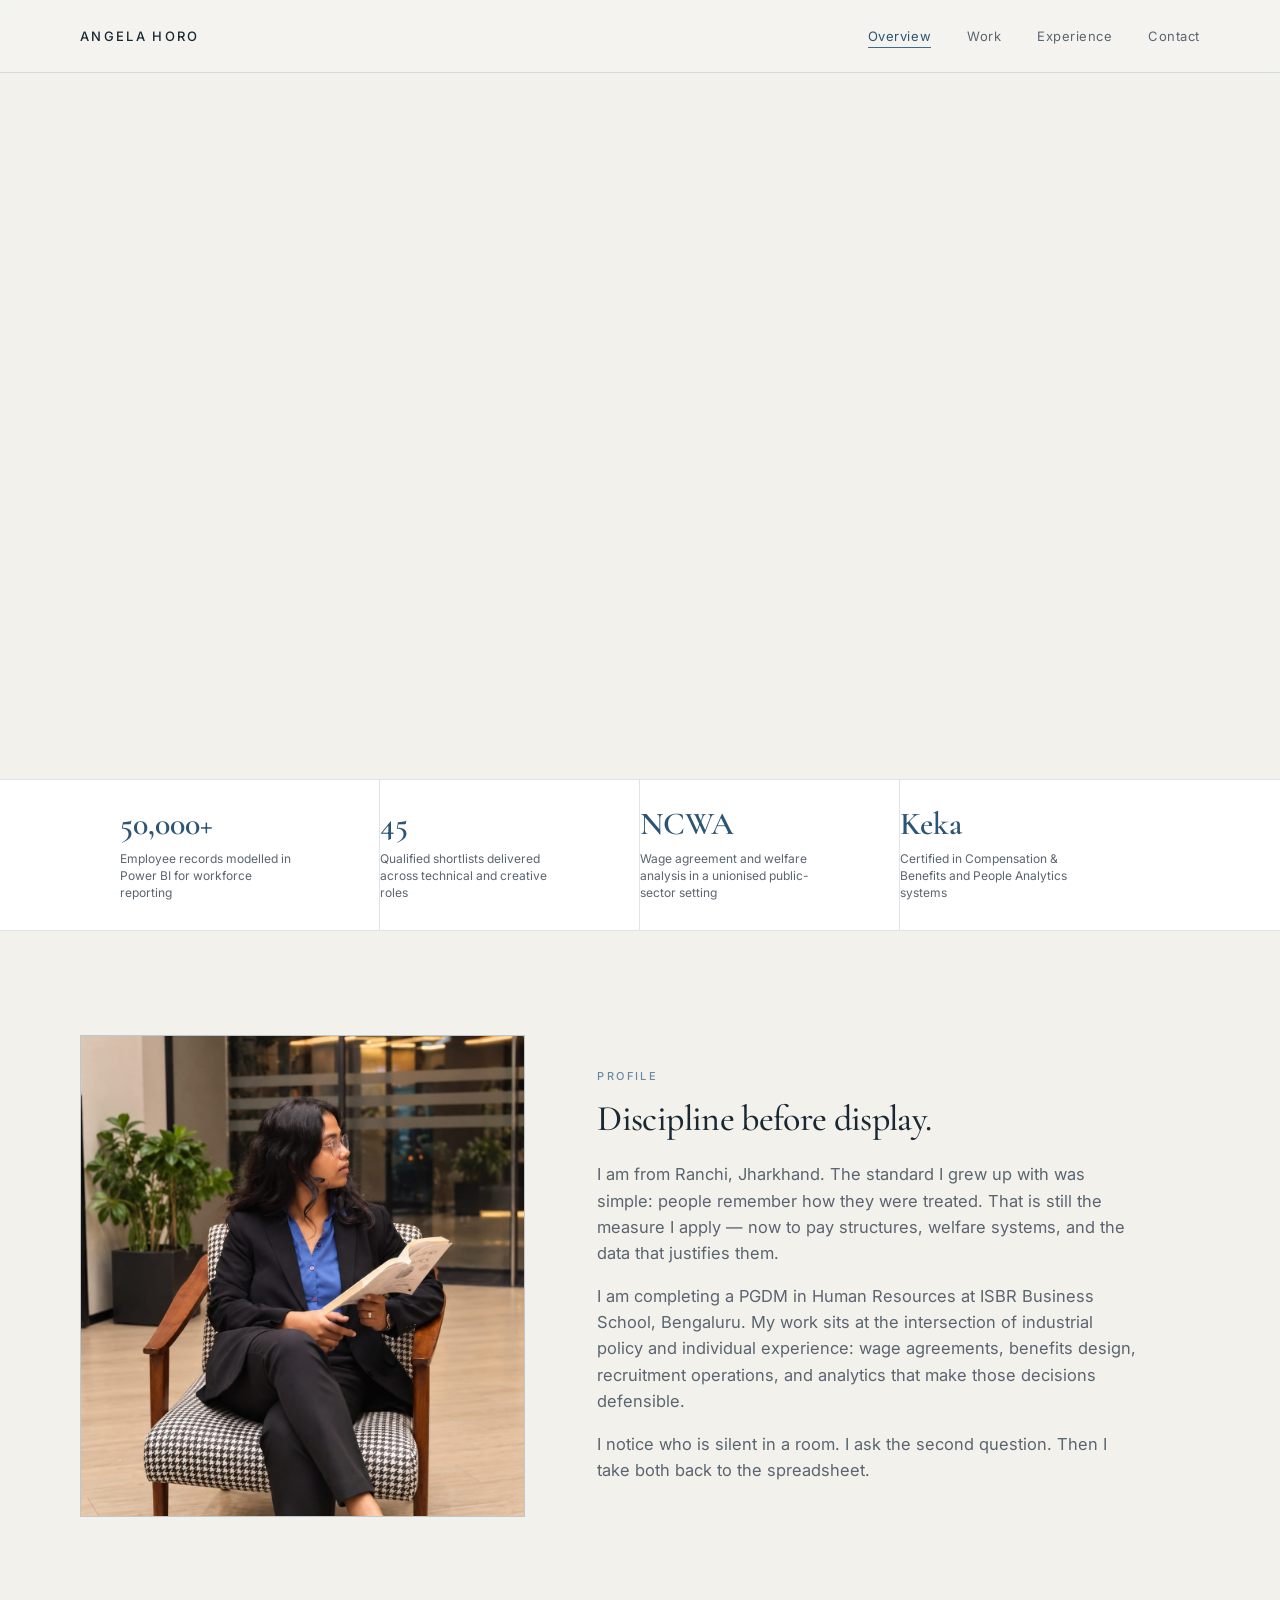
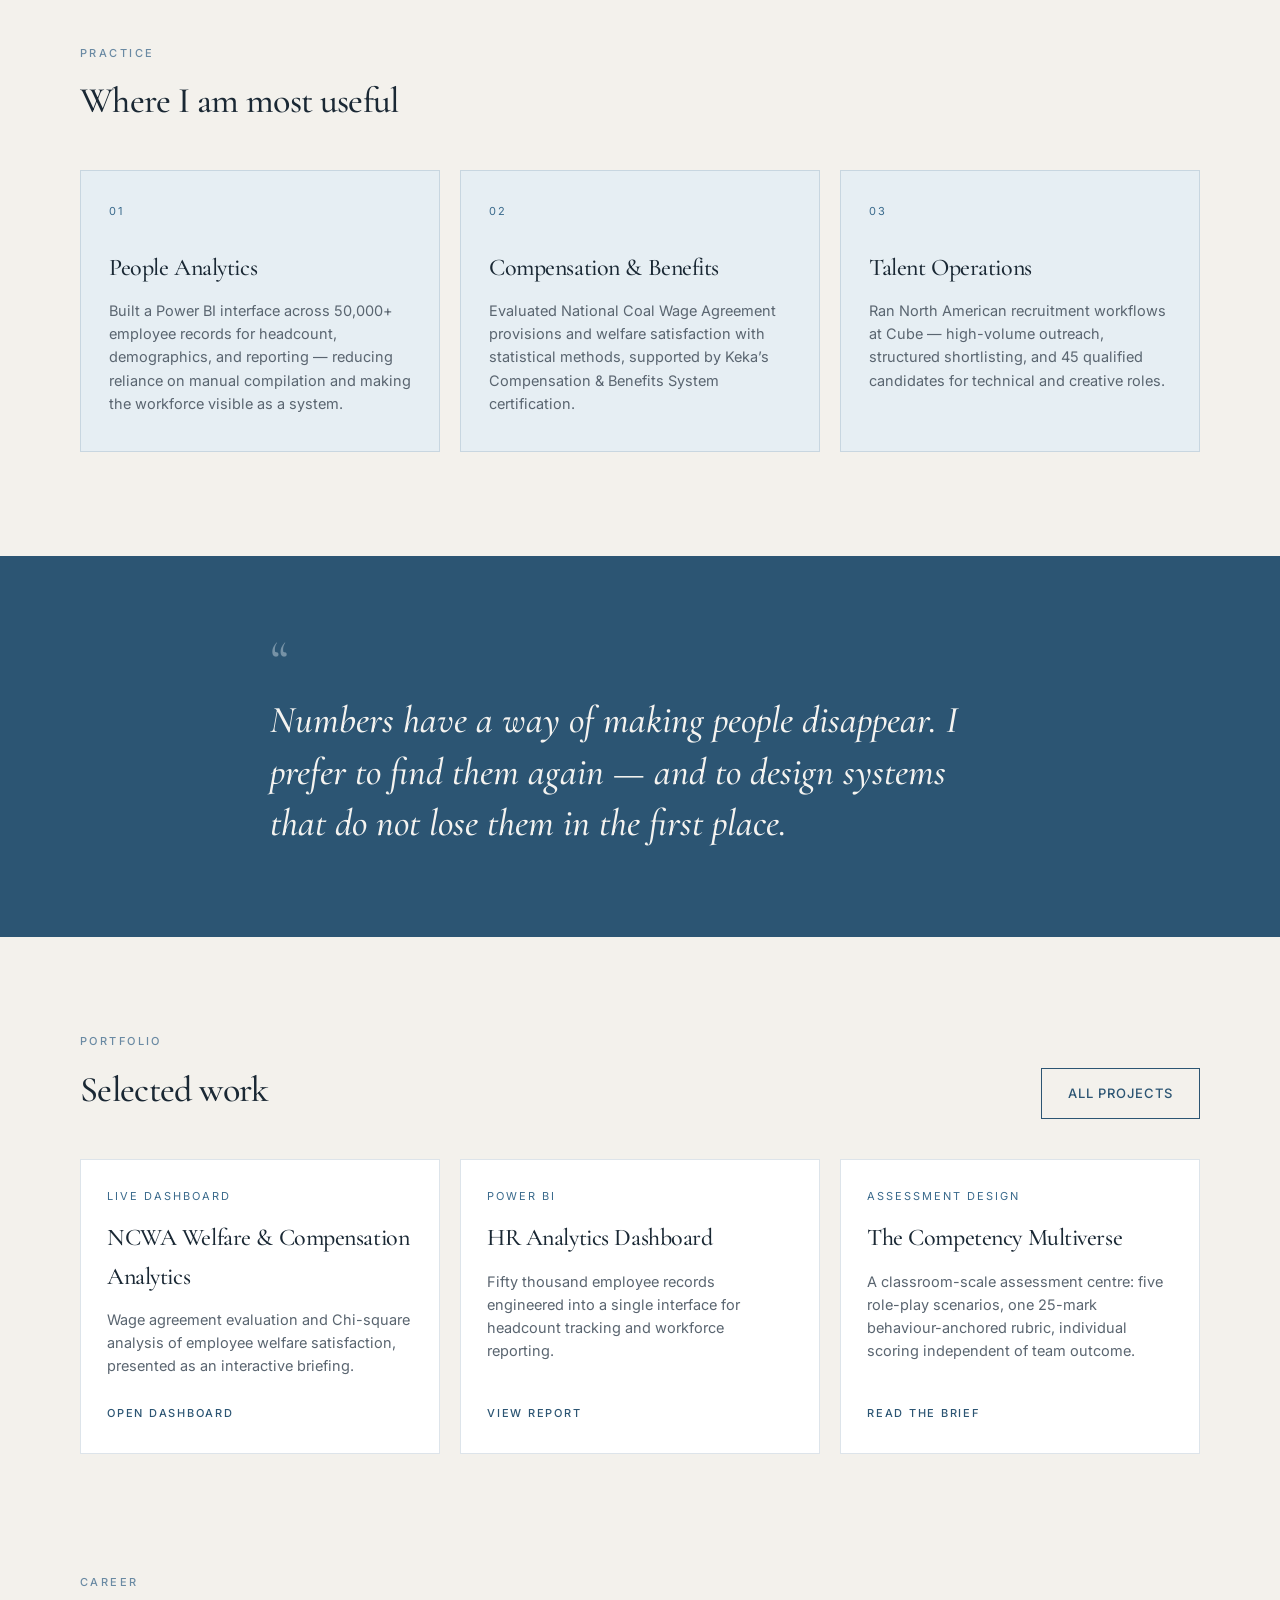
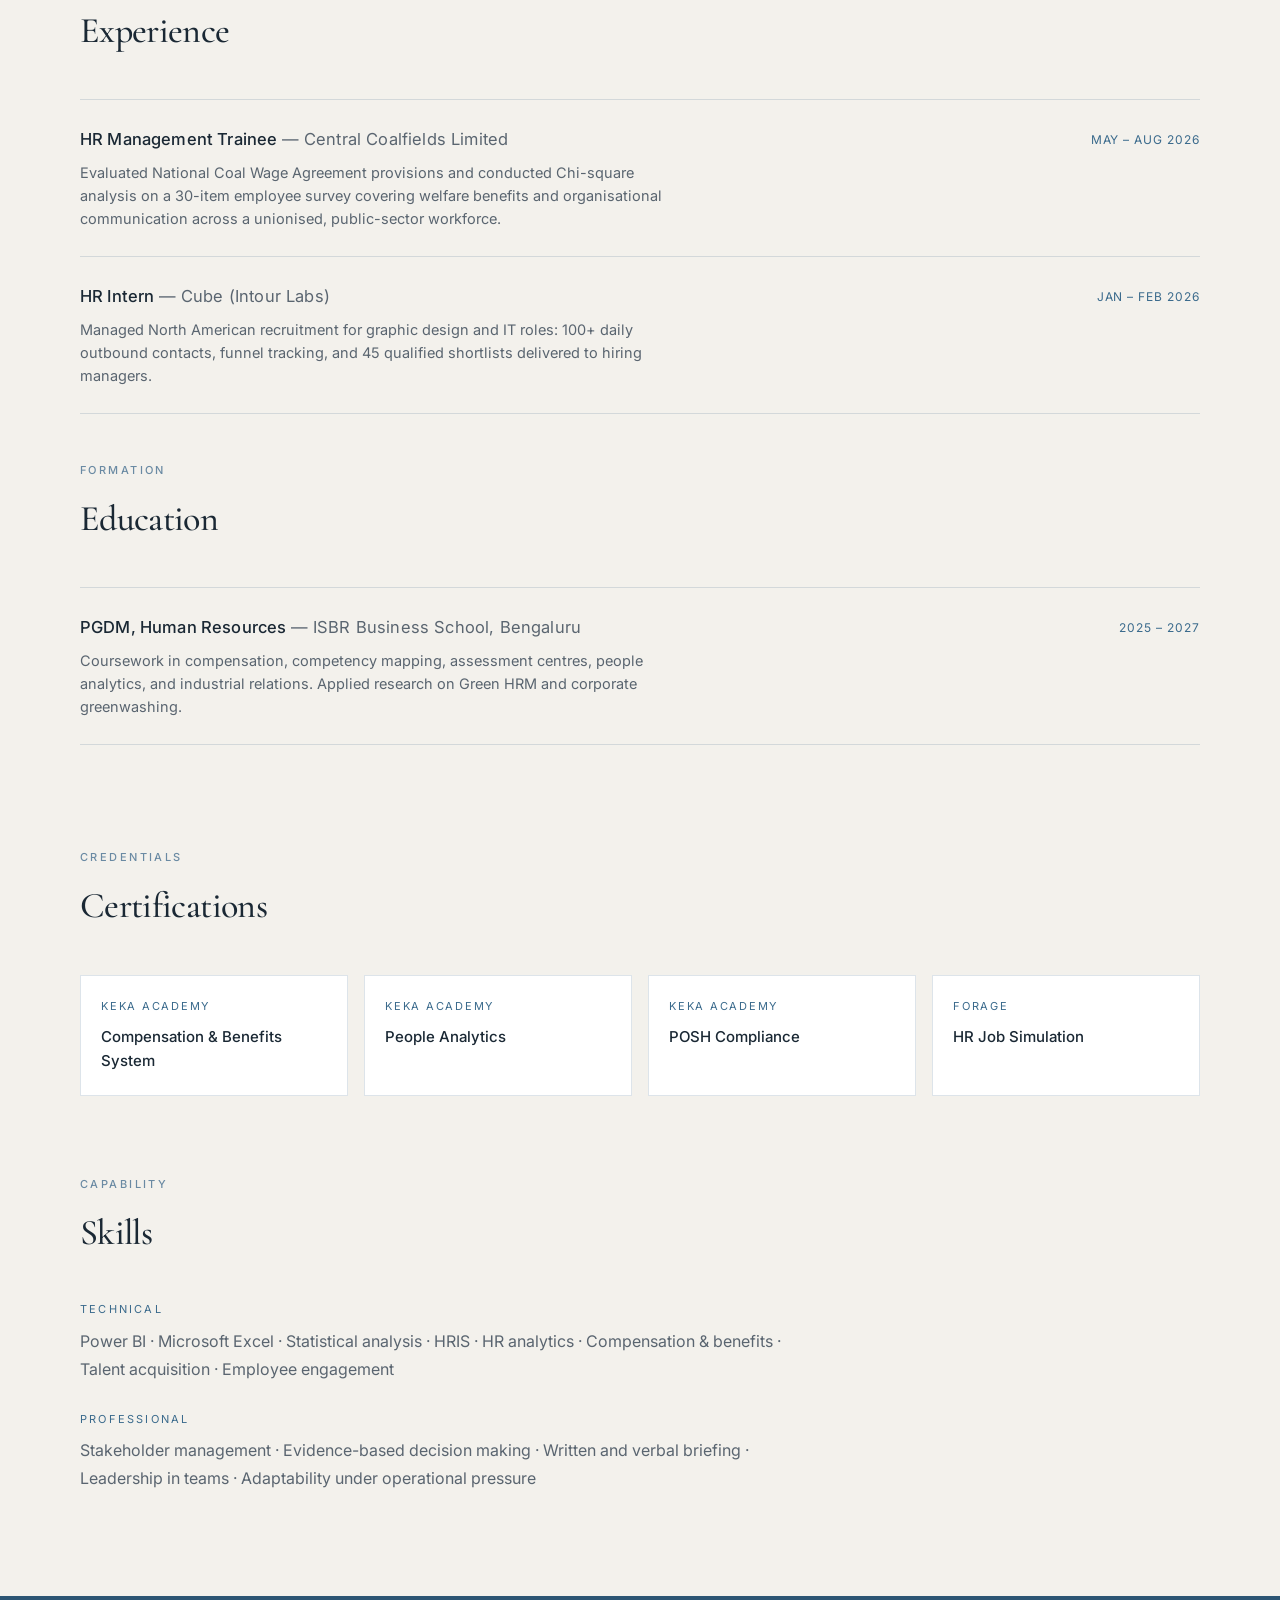
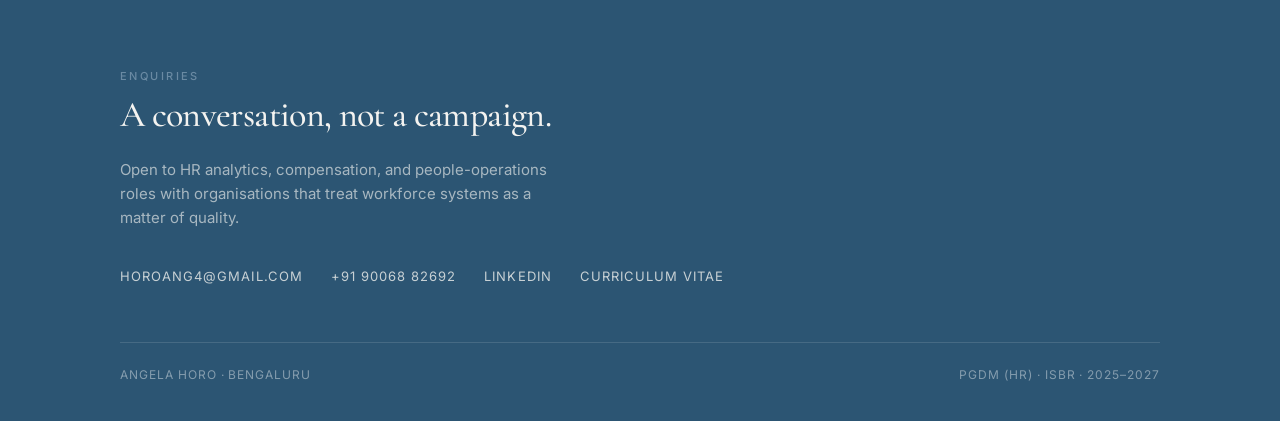
<file: index.html>
<!DOCTYPE html>
<html lang="en">
<head>
<meta charset="UTF-8">
<meta name="viewport" content="width=device-width, initial-scale=1.0">
<title>Angela Horo — Human Resources, Analytics &amp; Compensation</title>
<meta name="description" content="Angela Horo is a PGDM (HR) candidate at ISBR Business School, focused on compensation &amp; benefits, people analytics, and workforce operations.">
<meta name="theme-color" content="#2C5573">
<link rel="stylesheet" href="style.css">
<link rel="icon" href="data:image/svg+xml,%3Csvg xmlns='http://www.w3.org/2000/svg' viewBox='0 0 64 64'%3E%3Crect width='64' height='64' fill='%232C5573'/%3E%3Ctext x='32' y='41' font-family='Georgia,serif' font-size='22' fill='%23F4F3F0' text-anchor='middle'%3EAH%3C/text%3E%3C/svg%3E">
</head>
<body>
<a class="skip" href="#main">Skip to content</a>
<div class="splash" id="splash" aria-hidden="true">
  <div class="splash-inner">
    <span class="splash-mark">AH</span>
    <span class="splash-rule"></span>
  </div>
</div>

<header class="site-header">
  <div class="wrap topnav">
    <a class="mark" href="index.html">Angela Horo</a>
    <button class="nav-toggle" id="navToggle" aria-expanded="false" aria-controls="primaryNav" aria-label="Open menu">
      <span></span><span></span><span></span>
    </button>
    <nav id="primaryNav">
      <a href="index.html" class="active">Overview</a>
      <a href="projects.html">Work</a>
      <a href="#experience">Experience</a>
      <a href="#contact">Contact</a>
    </nav>
  </div>
</header>

<main id="main">
<section class="wrap hero">
  <div>
    <div class="role">PGDM (Human Resources) · ISBR Business School</div>
    <h1>People decisions, held to a higher standard.</h1>
    <p class="subhead">Compensation, people analytics, and workforce operations — designed so policy is measurable, fair, and fit to govern. I work where numbers meet people, and neither is allowed to disappear.</p>
    <div class="btn-row">
      <a class="btn btn-primary" href="projects.html">Selected work</a>
      <a class="btn btn-ghost" href="Angela_Horo_Resume.pdf" download>Curriculum vitae</a>
    </div>
  </div>
  <div class="hero-photo">
    <div class="photo-frame"><img src="hero.jpg" alt="Angela Horo, Human Resources professional"></div>
    <div class="tag">Bengaluru · India</div>
  </div>
</section>

<section class="specs" aria-label="Selected figures">
  <div class="wrap specs-grid">
    <div class="spec">
      <div class="val">50,000+</div>
      <div class="lbl">Employee records modelled in Power BI for workforce reporting</div>
    </div>
    <div class="spec">
      <div class="val">45</div>
      <div class="lbl">Qualified shortlists delivered across technical and creative roles</div>
    </div>
    <div class="spec">
      <div class="val">NCWA</div>
      <div class="lbl">Wage agreement and welfare analysis in a unionised public-sector setting</div>
    </div>
    <div class="spec">
      <div class="val">Keka</div>
      <div class="lbl">Certified in Compensation &amp; Benefits and People Analytics systems</div>
    </div>
  </div>
</section>

<section class="wrap intro reveal">
  <div class="photo-frame intro-frame"><img src="intro.jpg" alt="Angela Horo"></div>
  <div>
    <div class="label sec-kicker">Profile</div>
    <h2>Discipline before display.</h2>
    <p>I am from Ranchi, Jharkhand. The standard I grew up with was simple: people remember how they were treated. That is still the measure I apply — now to pay structures, welfare systems, and the data that justifies them.</p>
    <p>I am completing a PGDM in Human Resources at ISBR Business School, Bengaluru. My work sits at the intersection of industrial policy and individual experience: wage agreements, benefits design, recruitment operations, and analytics that make those decisions defensible.</p>
    <p>I notice who is silent in a room. I ask the second question. Then I take both back to the spreadsheet.</p>
  </div>
</section>

<section class="wrap bring reveal">
  <div class="sec-head">
    <div class="label sec-kicker">Practice</div>
    <h2>Where I am most useful</h2>
  </div>
  <div class="bring-grid">
    <div class="bring-card">
      <div class="num">01</div>
      <h3>People Analytics</h3>
      <p>Built a Power BI interface across 50,000+ employee records for headcount, demographics, and reporting — reducing reliance on manual compilation and making the workforce visible as a system.</p>
    </div>
    <div class="bring-card">
      <div class="num">02</div>
      <h3>Compensation &amp; Benefits</h3>
      <p>Evaluated National Coal Wage Agreement provisions and welfare satisfaction with statistical methods, supported by Keka’s Compensation &amp; Benefits System certification.</p>
    </div>
    <div class="bring-card">
      <div class="num">03</div>
      <h3>Talent Operations</h3>
      <p>Ran North American recruitment workflows at Cube — high-volume outreach, structured shortlisting, and 45 qualified candidates for technical and creative roles.</p>
    </div>
  </div>
</section>

<section class="quote-band reveal">
  <div class="wrap">
    <span class="quote-mark" aria-hidden="true">&ldquo;</span>
    <blockquote>Numbers have a way of making people disappear. I prefer to find them again — and to design systems that do not lose them in the first place.</blockquote>
  </div>
</section>

<section class="wrap featured reveal">
  <div class="sec-head featured-head">
    <div>
      <div class="label sec-kicker">Portfolio</div>
      <h2>Selected work</h2>
    </div>
    <a class="btn btn-ghost" href="projects.html">All projects</a>
  </div>
  <div class="featured-grid">
    <a class="featured-card" href="https://ahoro8188-a11y.github.io/ncwa/" target="_blank" rel="noopener">
      <span class="proj-tag">Live dashboard</span>
      <h3>NCWA Welfare &amp; Compensation Analytics</h3>
      <p>Wage agreement evaluation and Chi-square analysis of employee welfare satisfaction, presented as an interactive briefing.</p>
      <span class="featured-link">Open dashboard</span>
    </a>
    <a class="featured-card" href="HR%20Dashbboard%20%28employee%20information%29.pdf" target="_blank">
      <span class="proj-tag">Power BI</span>
      <h3>HR Analytics Dashboard</h3>
      <p>Fifty thousand employee records engineered into a single interface for headcount tracking and workforce reporting.</p>
      <span class="featured-link">View report</span>
    </a>
    <a class="featured-card" href="competency-multiverse.html">
      <span class="proj-tag">Assessment design</span>
      <h3>The Competency Multiverse</h3>
      <p>A classroom-scale assessment centre: five role-play scenarios, one 25-mark behaviour-anchored rubric, individual scoring independent of team outcome.</p>
      <span class="featured-link">Read the brief</span>
    </a>
  </div>
</section>

<section class="wrap exp reveal" id="experience">
  <div class="sec-head">
    <div class="label sec-kicker">Career</div>
    <h2>Experience</h2>
  </div>

  <div class="exp-item">
    <div>
      <div class="exp-role">HR Management Trainee <span class="exp-org">— Central Coalfields Limited</span></div>
      <div class="exp-desc">Evaluated National Coal Wage Agreement provisions and conducted Chi-square analysis on a 30-item employee survey covering welfare benefits and organisational communication across a unionised, public-sector workforce.</div>
    </div>
    <div class="exp-date">May – Aug 2026</div>
  </div>

  <div class="exp-item">
    <div>
      <div class="exp-role">HR Intern <span class="exp-org">— Cube (Intour Labs)</span></div>
      <div class="exp-desc">Managed North American recruitment for graphic design and IT roles: 100+ daily outbound contacts, funnel tracking, and 45 qualified shortlists delivered to hiring managers.</div>
    </div>
    <div class="exp-date">Jan – Feb 2026</div>
  </div>
</section>

<section class="wrap edu reveal">
  <div class="sec-head">
    <div class="label sec-kicker">Formation</div>
    <h2>Education</h2>
  </div>
  <div class="edu-item">
    <div>
      <div class="edu-role">PGDM, Human Resources <span class="edu-org">— ISBR Business School, Bengaluru</span></div>
      <div class="edu-desc">Coursework in compensation, competency mapping, assessment centres, people analytics, and industrial relations. Applied research on Green HRM and corporate greenwashing.</div>
    </div>
    <div class="exp-date">2025 – 2027</div>
  </div>
</section>

<section class="wrap certs reveal">
  <div class="sec-head">
    <div class="label sec-kicker">Credentials</div>
    <h2>Certifications</h2>
  </div>
  <div class="cert-row">
    <div class="cert-card">
      <span class="cert-issuer">Keka Academy</span>
      <div class="cert-name">Compensation &amp; Benefits System</div>
    </div>
    <div class="cert-card">
      <span class="cert-issuer">Keka Academy</span>
      <div class="cert-name">People Analytics</div>
    </div>
    <div class="cert-card">
      <span class="cert-issuer">Keka Academy</span>
      <div class="cert-name">POSH Compliance</div>
    </div>
    <div class="cert-card">
      <span class="cert-issuer">Forage</span>
      <div class="cert-name">HR Job Simulation</div>
    </div>
  </div>
</section>

<section class="wrap skills reveal">
  <div class="sec-head">
    <div class="label sec-kicker">Capability</div>
    <h2>Skills</h2>
  </div>
  <div class="skill-list">
    <div class="skill-list-label">Technical</div>
    <p class="skill-line">Power BI · Microsoft Excel · Statistical analysis · HRIS · HR analytics · Compensation &amp; benefits · Talent acquisition · Employee engagement</p>
  </div>
  <div class="skill-list">
    <div class="skill-list-label">Professional</div>
    <p class="skill-line">Stakeholder management · Evidence-based decision making · Written and verbal briefing · Leadership in teams · Adaptability under operational pressure</p>
  </div>
</section>
</main>

<footer id="contact">
  <div class="wrap">
    <div class="label">Enquiries</div>
    <h2>A conversation, not a campaign.</h2>
    <p class="footer-lead">Open to HR analytics, compensation, and people-operations roles with organisations that treat workforce systems as a matter of quality.</p>
    <div class="footer-links">
      <a href="mailto:horoang4@gmail.com">horoang4@gmail.com</a>
      <a href="tel:+919006882692">+91 90068 82692</a>
      <a href="https://www.linkedin.com/in/angela-horo-030857283" target="_blank" rel="noopener">LinkedIn</a>
      <a href="Angela_Horo_Resume.pdf" download>Curriculum vitae</a>
    </div>
    <div class="footer-bottom">
      <span>Angela Horo · Bengaluru</span>
      <span>PGDM (HR) · ISBR · 2025–2027</span>
    </div>
  </div>
</footer>

<script src="script.js"></script>
</body>
</html>
</file>
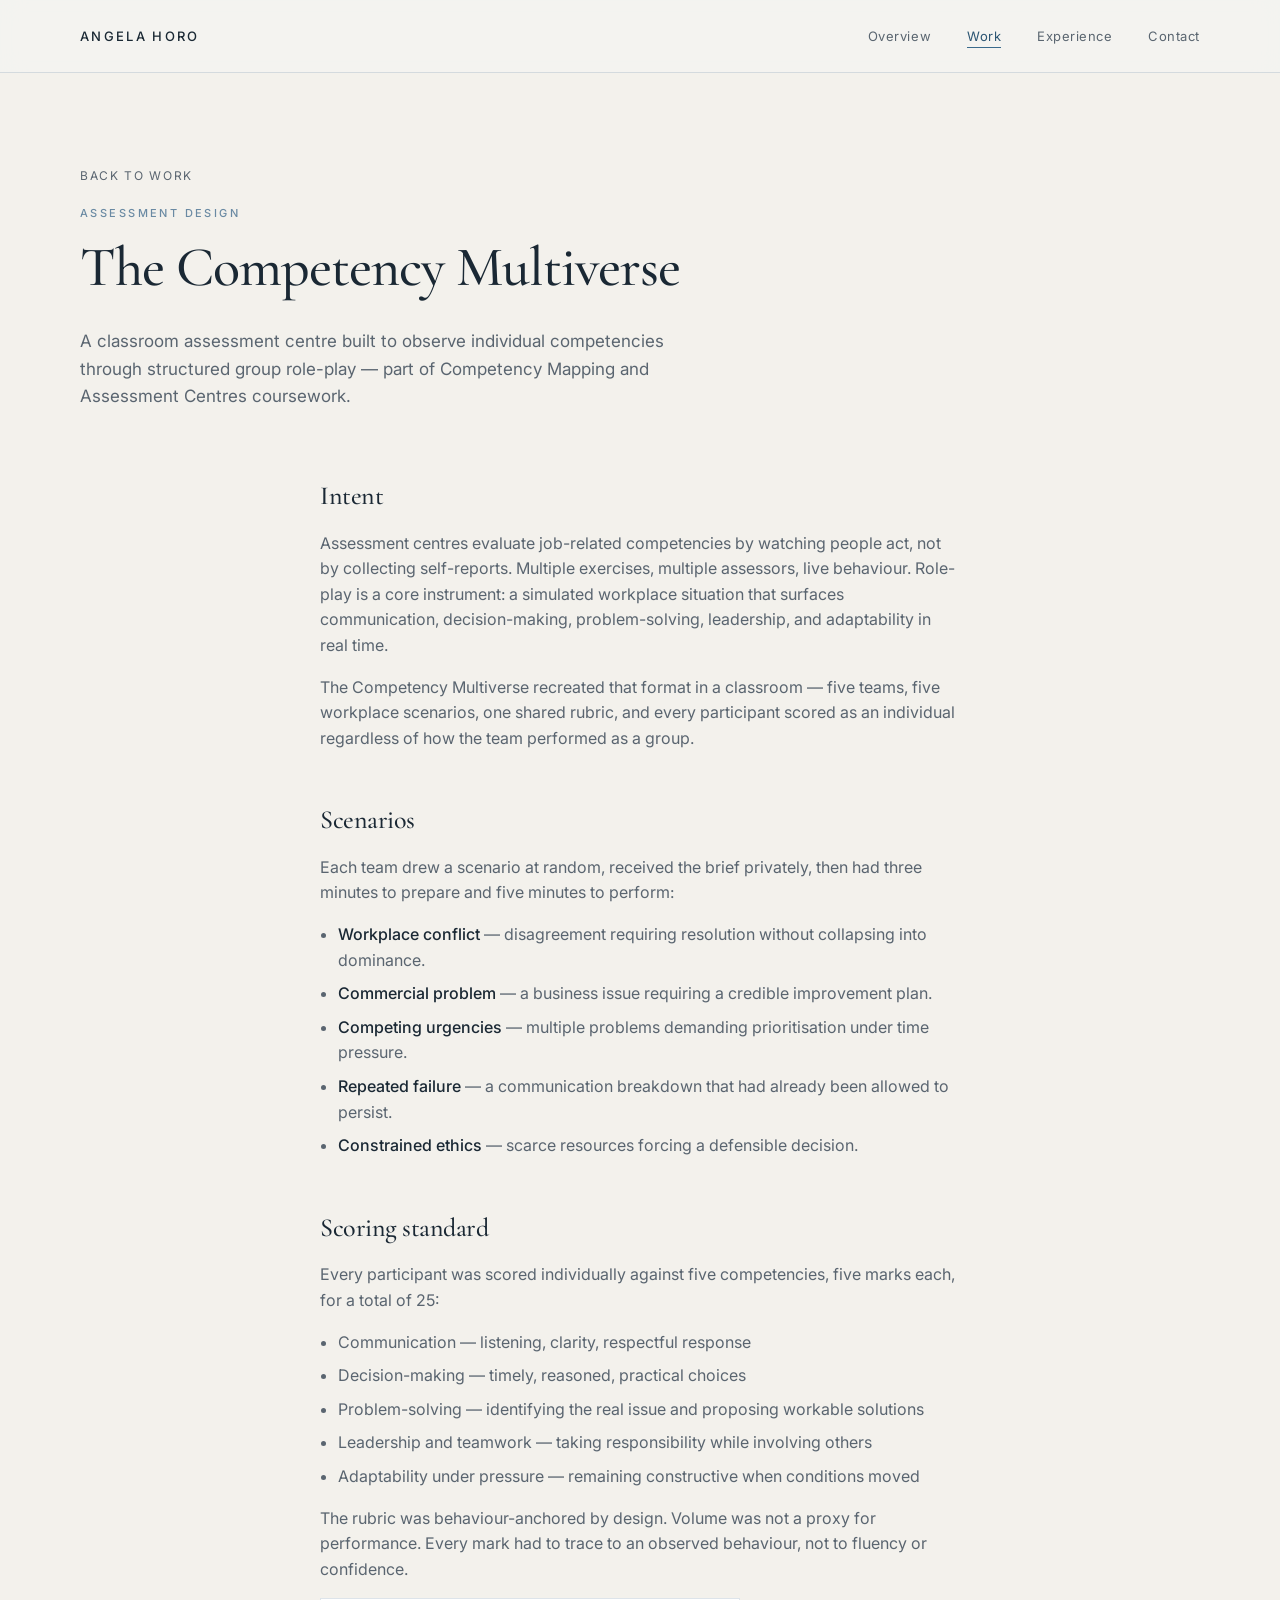
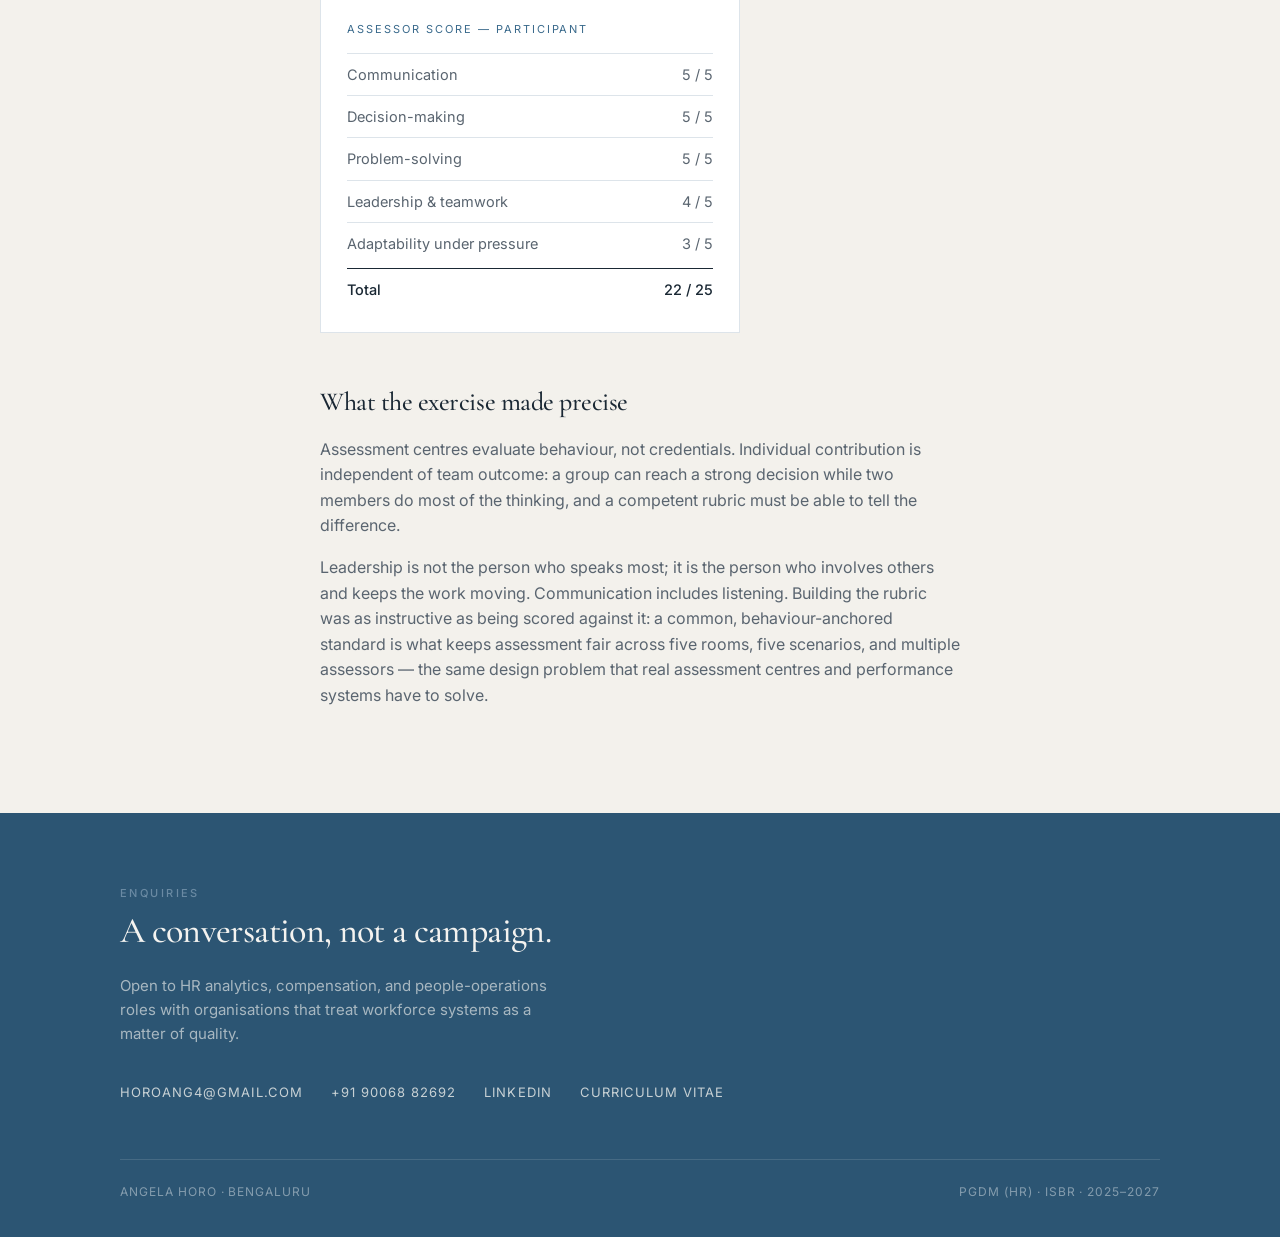
<file: Competency multiverse.html>
<!DOCTYPE html>
<html lang="en">
<head>
<meta charset="UTF-8">
<meta http-equiv="refresh" content="0; url=competency-multiverse.html">
<link rel="canonical" href="competency-multiverse.html">
<title>Redirecting…</title>
</head>
<body>
<p>This brief has moved to <a href="competency-multiverse.html">competency-multiverse.html</a>.</p>
</body>
</html>
</file>
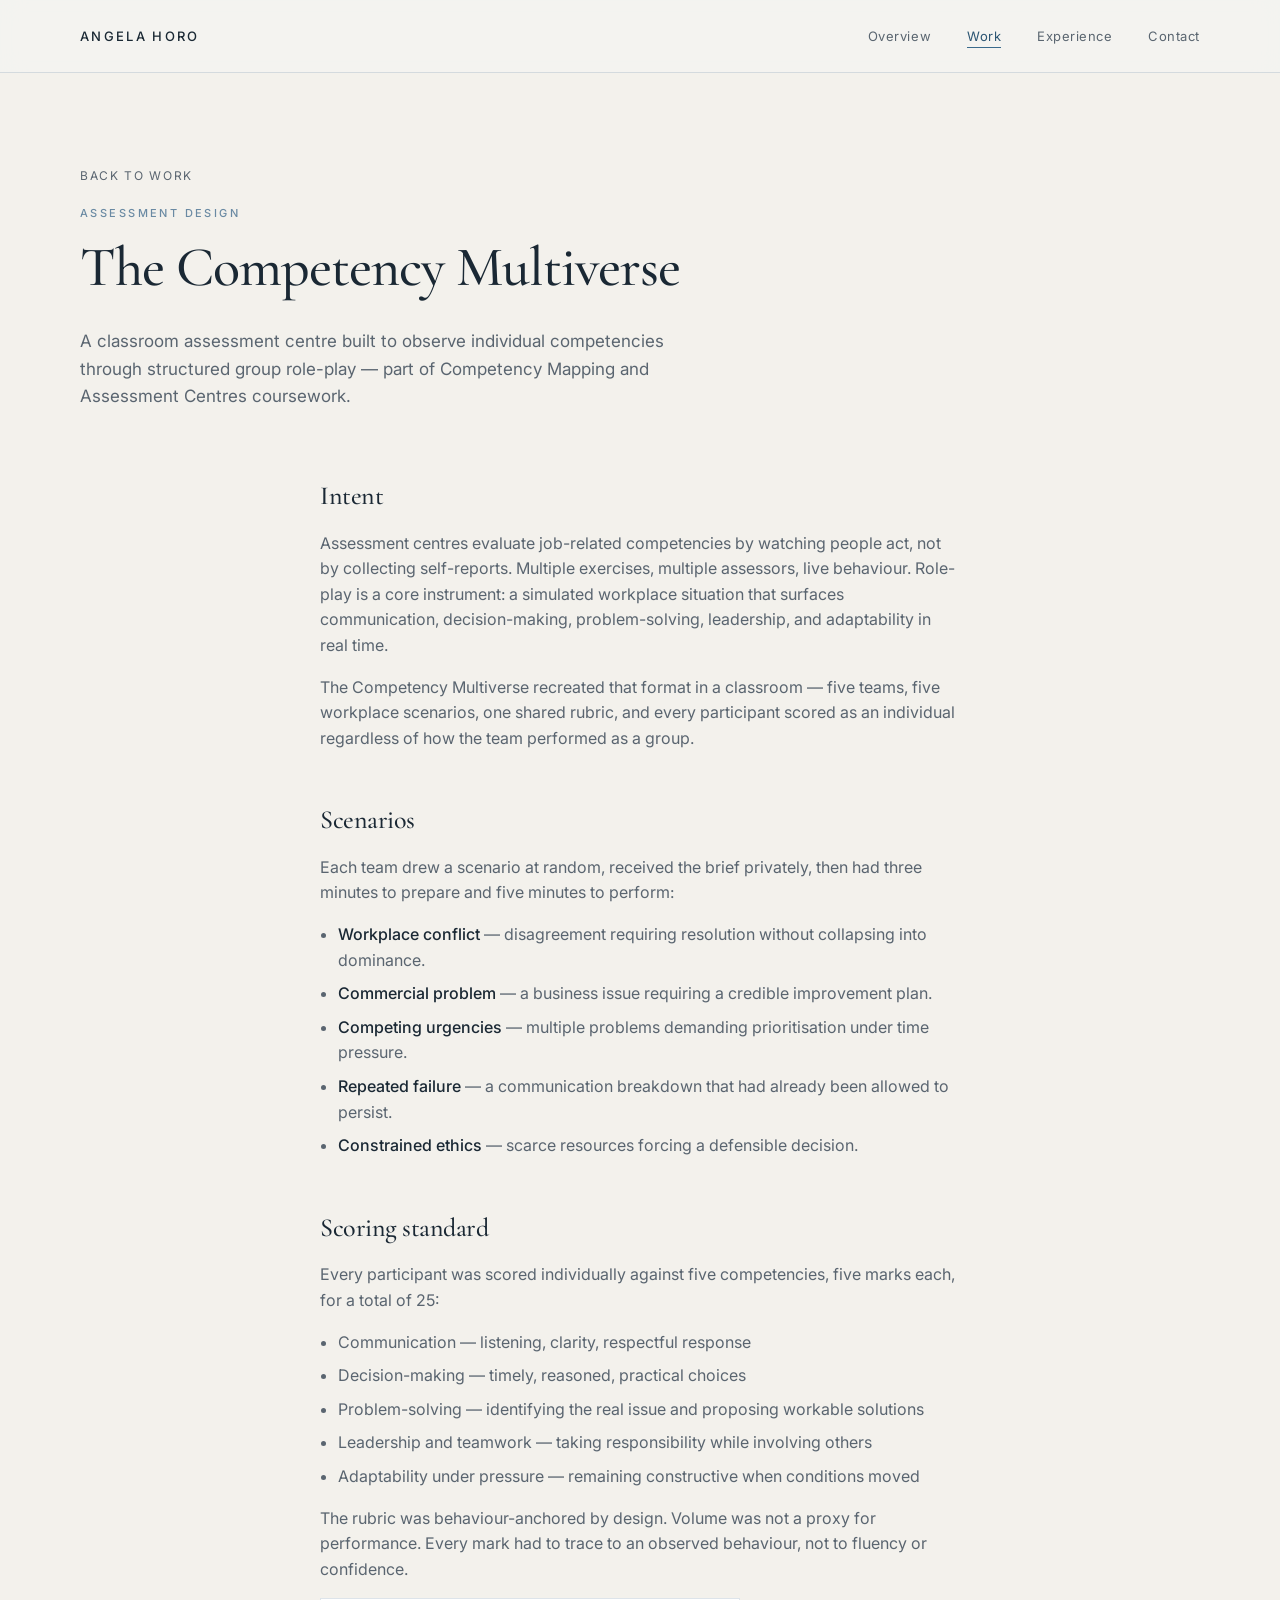
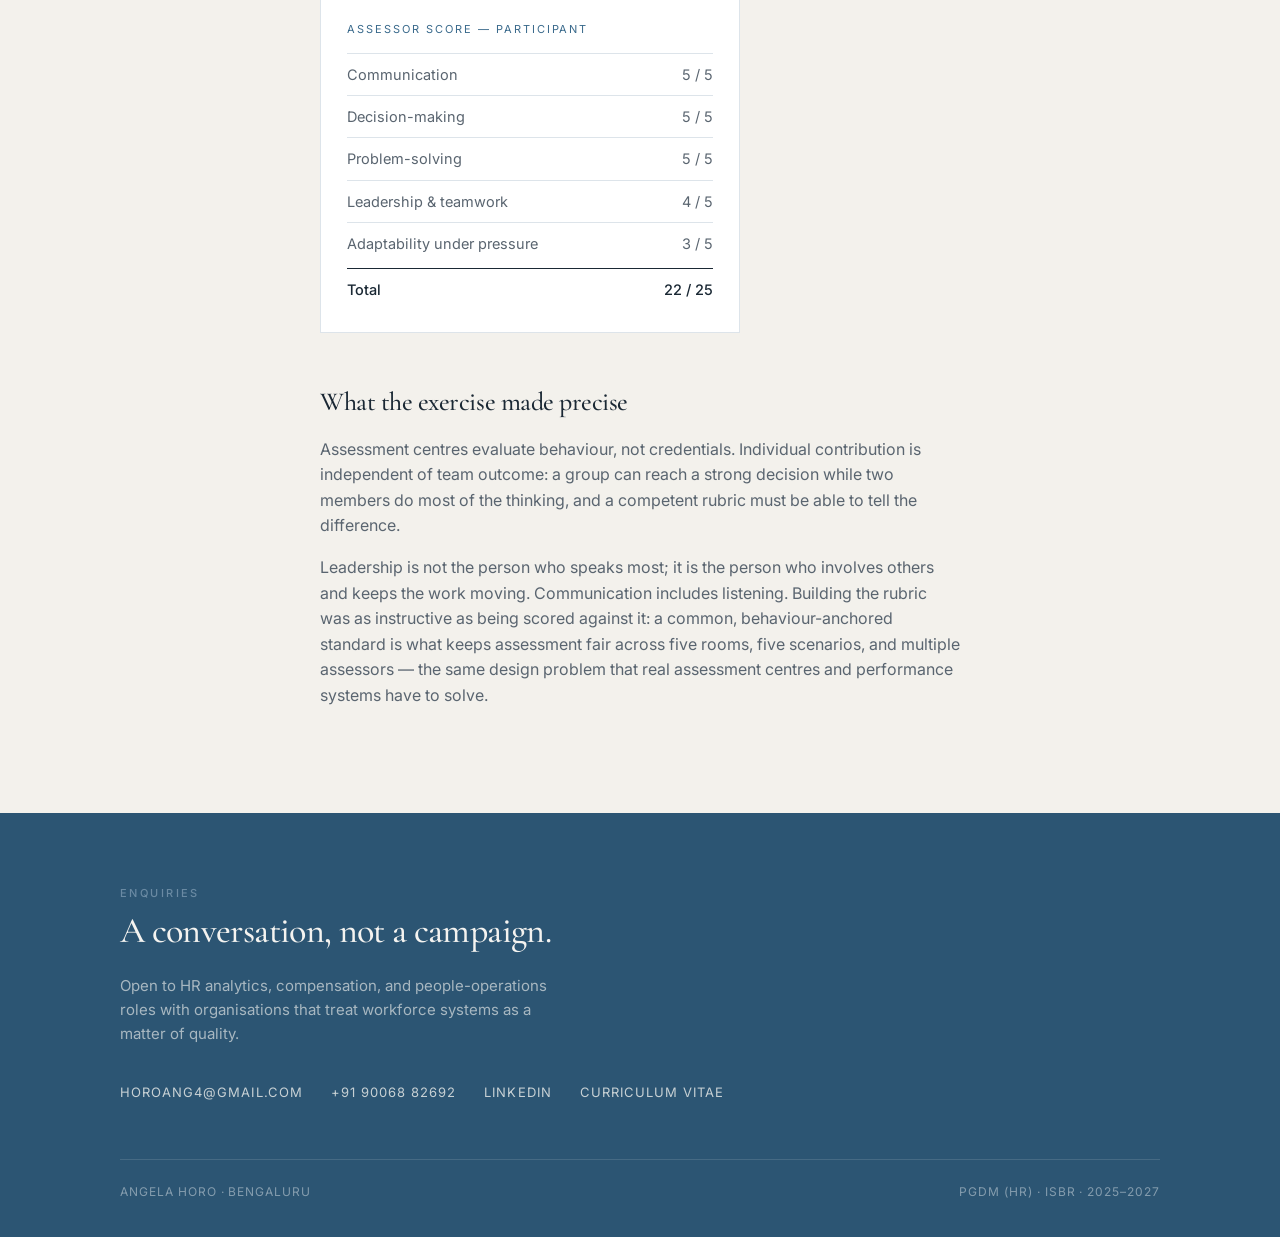
<file: competency-multiverse.html>
<!DOCTYPE html>
<html lang="en">
<head>
<meta charset="UTF-8">
<meta name="viewport" content="width=device-width, initial-scale=1.0">
<title>The Competency Multiverse — Angela Horo</title>
<meta name="description" content="Assessment-centre simulation: five role-play scenarios and a behaviour-anchored 25-mark rubric.">
<link rel="stylesheet" href="style.css">
<link rel="icon" href="data:image/svg+xml,%3Csvg xmlns='http://www.w3.org/2000/svg' viewBox='0 0 64 64'%3E%3Crect width='64' height='64' fill='%232C5573'/%3E%3Ctext x='32' y='41' font-family='Georgia,serif' font-size='22' fill='%23F4F3F0' text-anchor='middle'%3EAH%3C/text%3E%3C/svg%3E">
</head>
<body>
<a class="skip" href="#main">Skip to content</a>

<header class="site-header">
  <div class="wrap topnav">
    <a class="mark" href="index.html">Angela Horo</a>
    <button class="nav-toggle" id="navToggle" aria-expanded="false" aria-controls="primaryNav" aria-label="Open menu">
      <span></span><span></span><span></span>
    </button>
    <nav id="primaryNav">
      <a href="index.html">Overview</a>
      <a href="projects.html" class="active">Work</a>
      <a href="index.html#experience">Experience</a>
      <a href="index.html#contact">Contact</a>
    </nav>
  </div>
</header>

<main id="main">
<section class="wrap proj-head">
  <p><a href="projects.html">Back to work</a></p>
  <div class="label">Assessment design</div>
  <h1>The Competency Multiverse</h1>
  <p>A classroom assessment centre built to observe individual competencies through structured group role-play — part of Competency Mapping and Assessment Centres coursework.</p>
</section>

<section class="wrap detail-page reveal">

  <h2>Intent</h2>
  <p>Assessment centres evaluate job-related competencies by watching people act, not by collecting self-reports. Multiple exercises, multiple assessors, live behaviour. Role-play is a core instrument: a simulated workplace situation that surfaces communication, decision-making, problem-solving, leadership, and adaptability in real time.</p>
  <p>The Competency Multiverse recreated that format in a classroom — five teams, five workplace scenarios, one shared rubric, and every participant scored as an individual regardless of how the team performed as a group.</p>

  <h2>Scenarios</h2>
  <p>Each team drew a scenario at random, received the brief privately, then had three minutes to prepare and five minutes to perform:</p>
  <ul>
    <li><strong>Workplace conflict</strong> — disagreement requiring resolution without collapsing into dominance.</li>
    <li><strong>Commercial problem</strong> — a business issue requiring a credible improvement plan.</li>
    <li><strong>Competing urgencies</strong> — multiple problems demanding prioritisation under time pressure.</li>
    <li><strong>Repeated failure</strong> — a communication breakdown that had already been allowed to persist.</li>
    <li><strong>Constrained ethics</strong> — scarce resources forcing a defensible decision.</li>
  </ul>

  <h2>Scoring standard</h2>
  <p>Every participant was scored individually against five competencies, five marks each, for a total of 25:</p>
  <ul>
    <li>Communication — listening, clarity, respectful response</li>
    <li>Decision-making — timely, reasoned, practical choices</li>
    <li>Problem-solving — identifying the real issue and proposing workable solutions</li>
    <li>Leadership and teamwork — taking responsibility while involving others</li>
    <li>Adaptability under pressure — remaining constructive when conditions moved</li>
  </ul>
  <p>The rubric was behaviour-anchored by design. Volume was not a proxy for performance. Every mark had to trace to an observed behaviour, not to fluency or confidence.</p>

  <div class="scorecard">
    <div class="scorecard-title">Assessor score — participant</div>
    <div class="score-row"><span>Communication</span><span>5 / 5</span></div>
    <div class="score-row"><span>Decision-making</span><span>5 / 5</span></div>
    <div class="score-row"><span>Problem-solving</span><span>5 / 5</span></div>
    <div class="score-row"><span>Leadership &amp; teamwork</span><span>4 / 5</span></div>
    <div class="score-row"><span>Adaptability under pressure</span><span>3 / 5</span></div>
    <div class="score-row score-total"><span>Total</span><span>22 / 25</span></div>
  </div>

  <h2>What the exercise made precise</h2>
  <p>Assessment centres evaluate behaviour, not credentials. Individual contribution is independent of team outcome: a group can reach a strong decision while two members do most of the thinking, and a competent rubric must be able to tell the difference.</p>
  <p>Leadership is not the person who speaks most; it is the person who involves others and keeps the work moving. Communication includes listening. Building the rubric was as instructive as being scored against it: a common, behaviour-anchored standard is what keeps assessment fair across five rooms, five scenarios, and multiple assessors — the same design problem that real assessment centres and performance systems have to solve.</p>

</section>
</main>

<footer id="contact">
  <div class="wrap">
    <div class="label">Enquiries</div>
    <h2>A conversation, not a campaign.</h2>
    <p class="footer-lead">Open to HR analytics, compensation, and people-operations roles with organisations that treat workforce systems as a matter of quality.</p>
    <div class="footer-links">
      <a href="mailto:horoang4@gmail.com">horoang4@gmail.com</a>
      <a href="tel:+919006882692">+91 90068 82692</a>
      <a href="https://www.linkedin.com/in/angela-horo-030857283" target="_blank" rel="noopener">LinkedIn</a>
      <a href="Angela_Horo_Resume.pdf" download>Curriculum vitae</a>
    </div>
    <div class="footer-bottom">
      <span>Angela Horo · Bengaluru</span>
      <span>PGDM (HR) · ISBR · 2025–2027</span>
    </div>
  </div>
</footer>

<script src="script.js"></script>
</body>
</html>
</file>
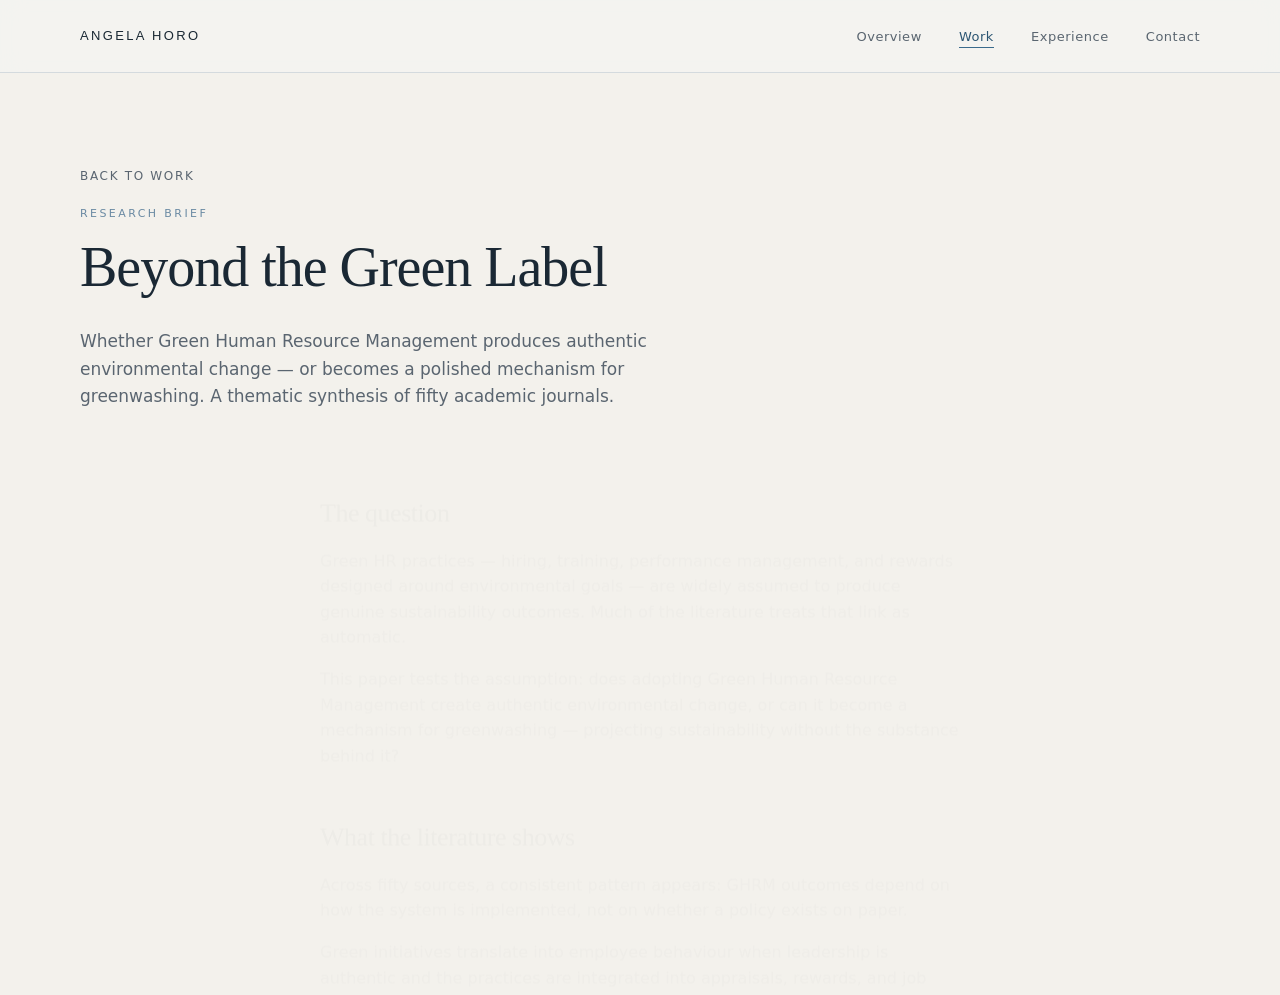
<file: Ghrm.html>
<!DOCTYPE html>
<html lang="en">
<head>
<meta charset="UTF-8">
<meta http-equiv="refresh" content="0; url=ghrm.html">
<link rel="canonical" href="ghrm.html">
<title>Redirecting…</title>
</head>
<body>
<p>This brief has moved to <a href="ghrm.html">ghrm.html</a>.</p>
</body>
</html>
</file>
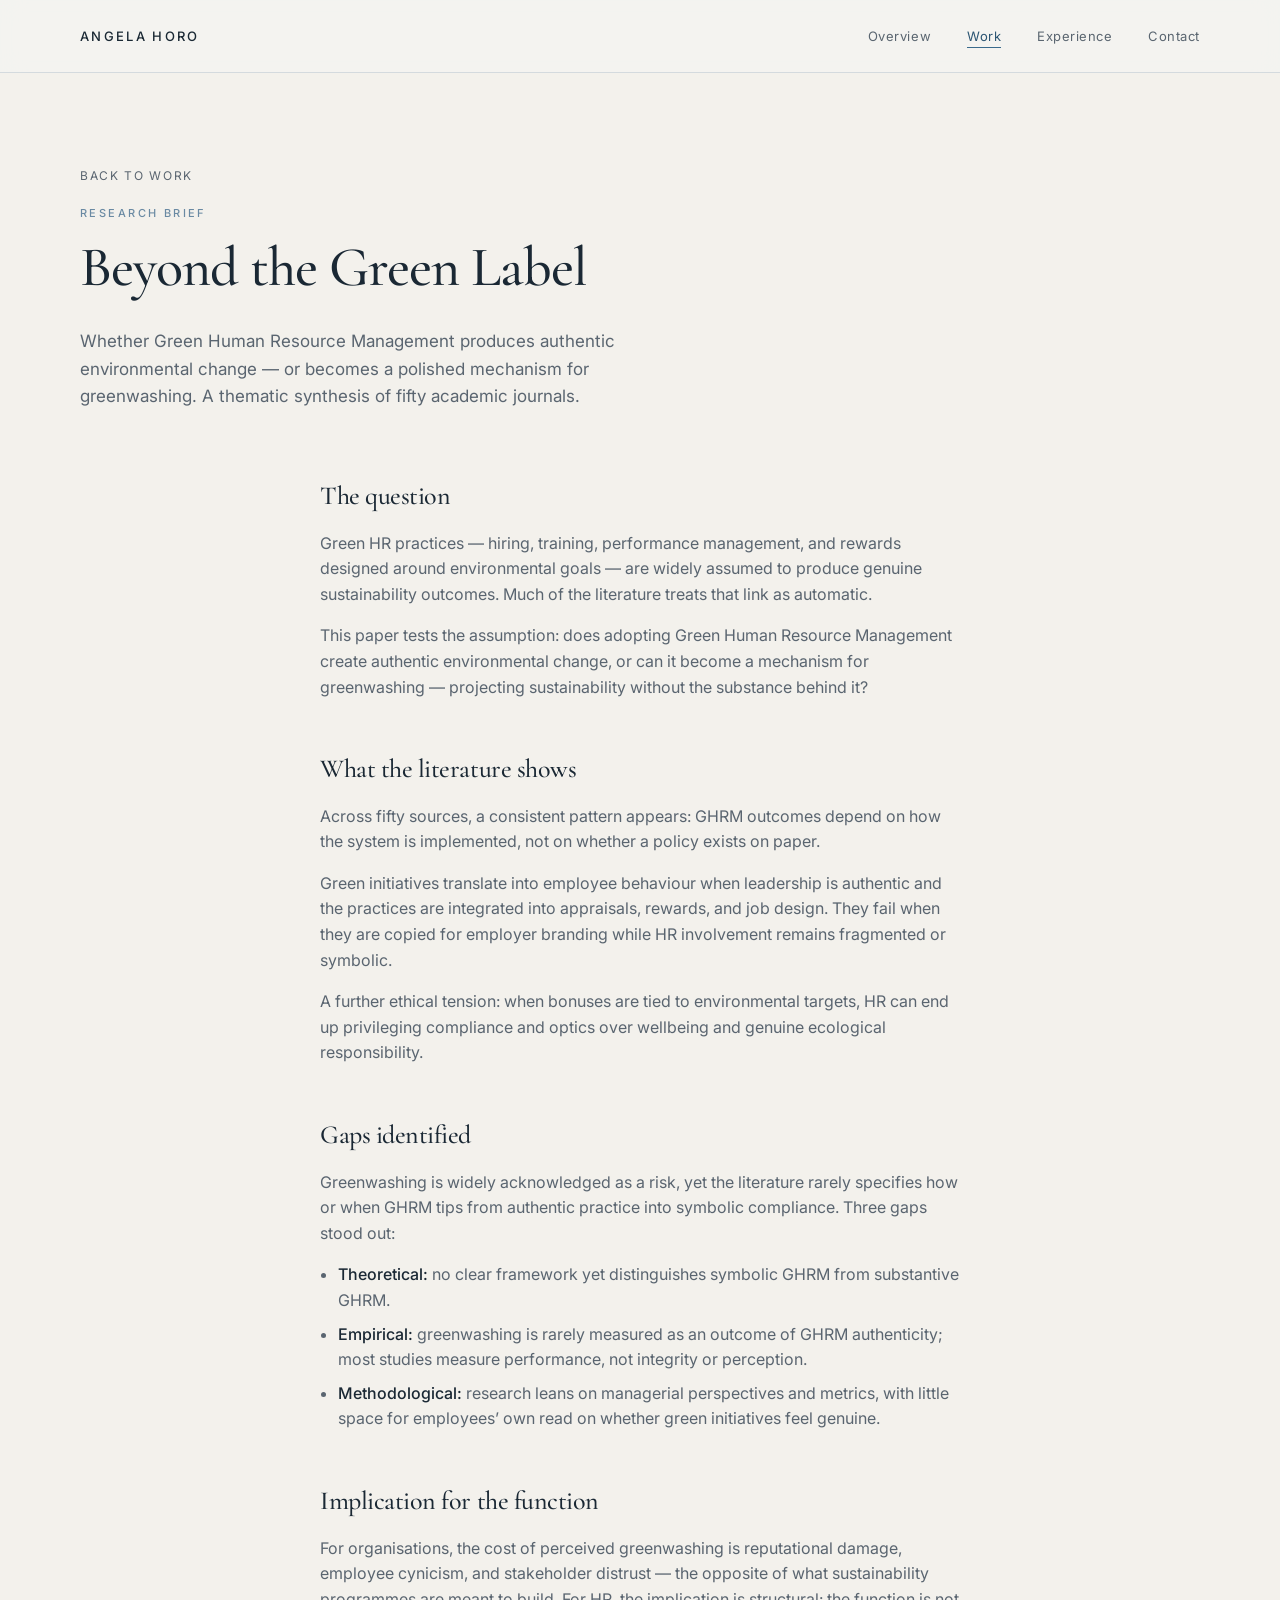
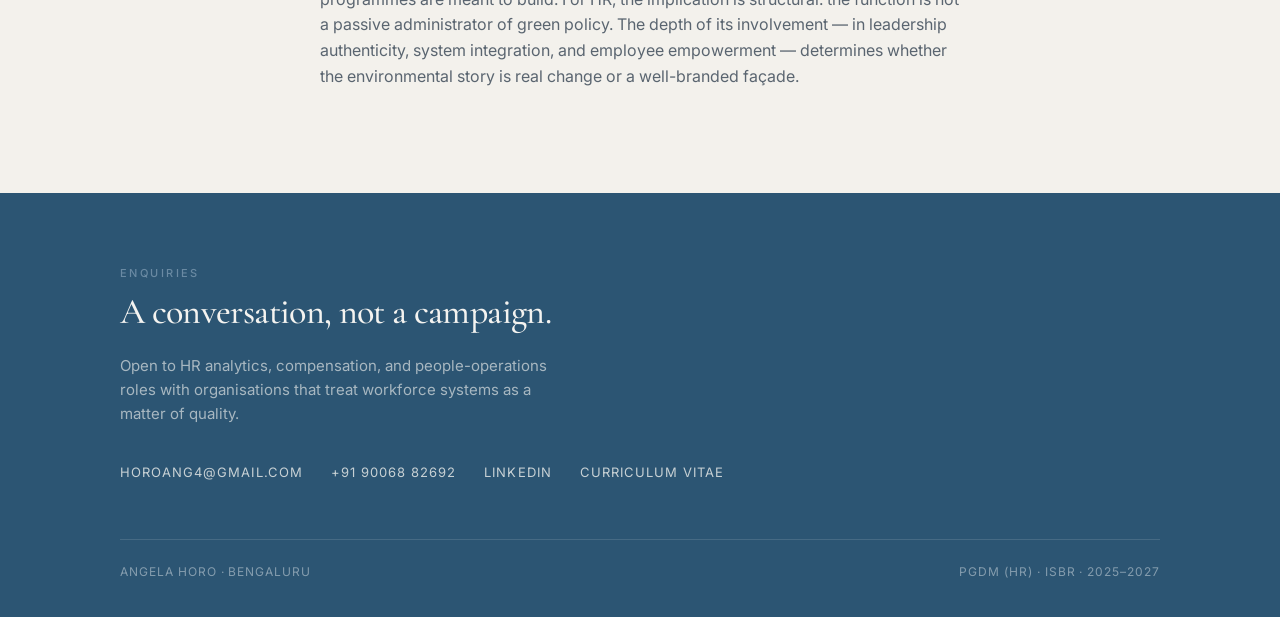
<file: ghrm.html>
<!DOCTYPE html>
<html lang="en">
<head>
<meta charset="UTF-8">
<meta name="viewport" content="width=device-width, initial-scale=1.0">
<title>Beyond the Green Label — Angela Horo</title>
<meta name="description" content="Thematic synthesis of 50 journals on Green Human Resource Management and corporate greenwashing.">
<link rel="stylesheet" href="style.css">
<link rel="icon" href="data:image/svg+xml,%3Csvg xmlns='http://www.w3.org/2000/svg' viewBox='0 0 64 64'%3E%3Crect width='64' height='64' fill='%232C5573'/%3E%3Ctext x='32' y='41' font-family='Georgia,serif' font-size='22' fill='%23F4F3F0' text-anchor='middle'%3EAH%3C/text%3E%3C/svg%3E">
</head>
<body>
<a class="skip" href="#main">Skip to content</a>

<header class="site-header">
  <div class="wrap topnav">
    <a class="mark" href="index.html">Angela Horo</a>
    <button class="nav-toggle" id="navToggle" aria-expanded="false" aria-controls="primaryNav" aria-label="Open menu">
      <span></span><span></span><span></span>
    </button>
    <nav id="primaryNav">
      <a href="index.html">Overview</a>
      <a href="projects.html" class="active">Work</a>
      <a href="index.html#experience">Experience</a>
      <a href="index.html#contact">Contact</a>
    </nav>
  </div>
</header>

<main id="main">
<section class="wrap proj-head">
  <p><a href="projects.html">Back to work</a></p>
  <div class="label">Research brief</div>
  <h1>Beyond the Green Label</h1>
  <p>Whether Green Human Resource Management produces authentic environmental change — or becomes a polished mechanism for greenwashing. A thematic synthesis of fifty academic journals.</p>
</section>

<section class="wrap detail-page reveal">

  <h2>The question</h2>
  <p>Green HR practices — hiring, training, performance management, and rewards designed around environmental goals — are widely assumed to produce genuine sustainability outcomes. Much of the literature treats that link as automatic.</p>
  <p>This paper tests the assumption: does adopting Green Human Resource Management create authentic environmental change, or can it become a mechanism for greenwashing — projecting sustainability without the substance behind it?</p>

  <h2>What the literature shows</h2>
  <p>Across fifty sources, a consistent pattern appears: GHRM outcomes depend on how the system is implemented, not on whether a policy exists on paper.</p>
  <p>Green initiatives translate into employee behaviour when leadership is authentic and the practices are integrated into appraisals, rewards, and job design. They fail when they are copied for employer branding while HR involvement remains fragmented or symbolic.</p>
  <p>A further ethical tension: when bonuses are tied to environmental targets, HR can end up privileging compliance and optics over wellbeing and genuine ecological responsibility.</p>

  <h2>Gaps identified</h2>
  <p>Greenwashing is widely acknowledged as a risk, yet the literature rarely specifies how or when GHRM tips from authentic practice into symbolic compliance. Three gaps stood out:</p>
  <ul>
    <li><strong>Theoretical:</strong> no clear framework yet distinguishes symbolic GHRM from substantive GHRM.</li>
    <li><strong>Empirical:</strong> greenwashing is rarely measured as an outcome of GHRM authenticity; most studies measure performance, not integrity or perception.</li>
    <li><strong>Methodological:</strong> research leans on managerial perspectives and metrics, with little space for employees’ own read on whether green initiatives feel genuine.</li>
  </ul>

  <h2>Implication for the function</h2>
  <p>For organisations, the cost of perceived greenwashing is reputational damage, employee cynicism, and stakeholder distrust — the opposite of what sustainability programmes are meant to build. For HR, the implication is structural: the function is not a passive administrator of green policy. The depth of its involvement — in leadership authenticity, system integration, and employee empowerment — determines whether the environmental story is real change or a well-branded façade.</p>

</section>
</main>

<footer id="contact">
  <div class="wrap">
    <div class="label">Enquiries</div>
    <h2>A conversation, not a campaign.</h2>
    <p class="footer-lead">Open to HR analytics, compensation, and people-operations roles with organisations that treat workforce systems as a matter of quality.</p>
    <div class="footer-links">
      <a href="mailto:horoang4@gmail.com">horoang4@gmail.com</a>
      <a href="tel:+919006882692">+91 90068 82692</a>
      <a href="https://www.linkedin.com/in/angela-horo-030857283" target="_blank" rel="noopener">LinkedIn</a>
      <a href="Angela_Horo_Resume.pdf" download>Curriculum vitae</a>
    </div>
    <div class="footer-bottom">
      <span>Angela Horo · Bengaluru</span>
      <span>PGDM (HR) · ISBR · 2025–2027</span>
    </div>
  </div>
</footer>

<script src="script.js"></script>
</body>
</html>
</file>
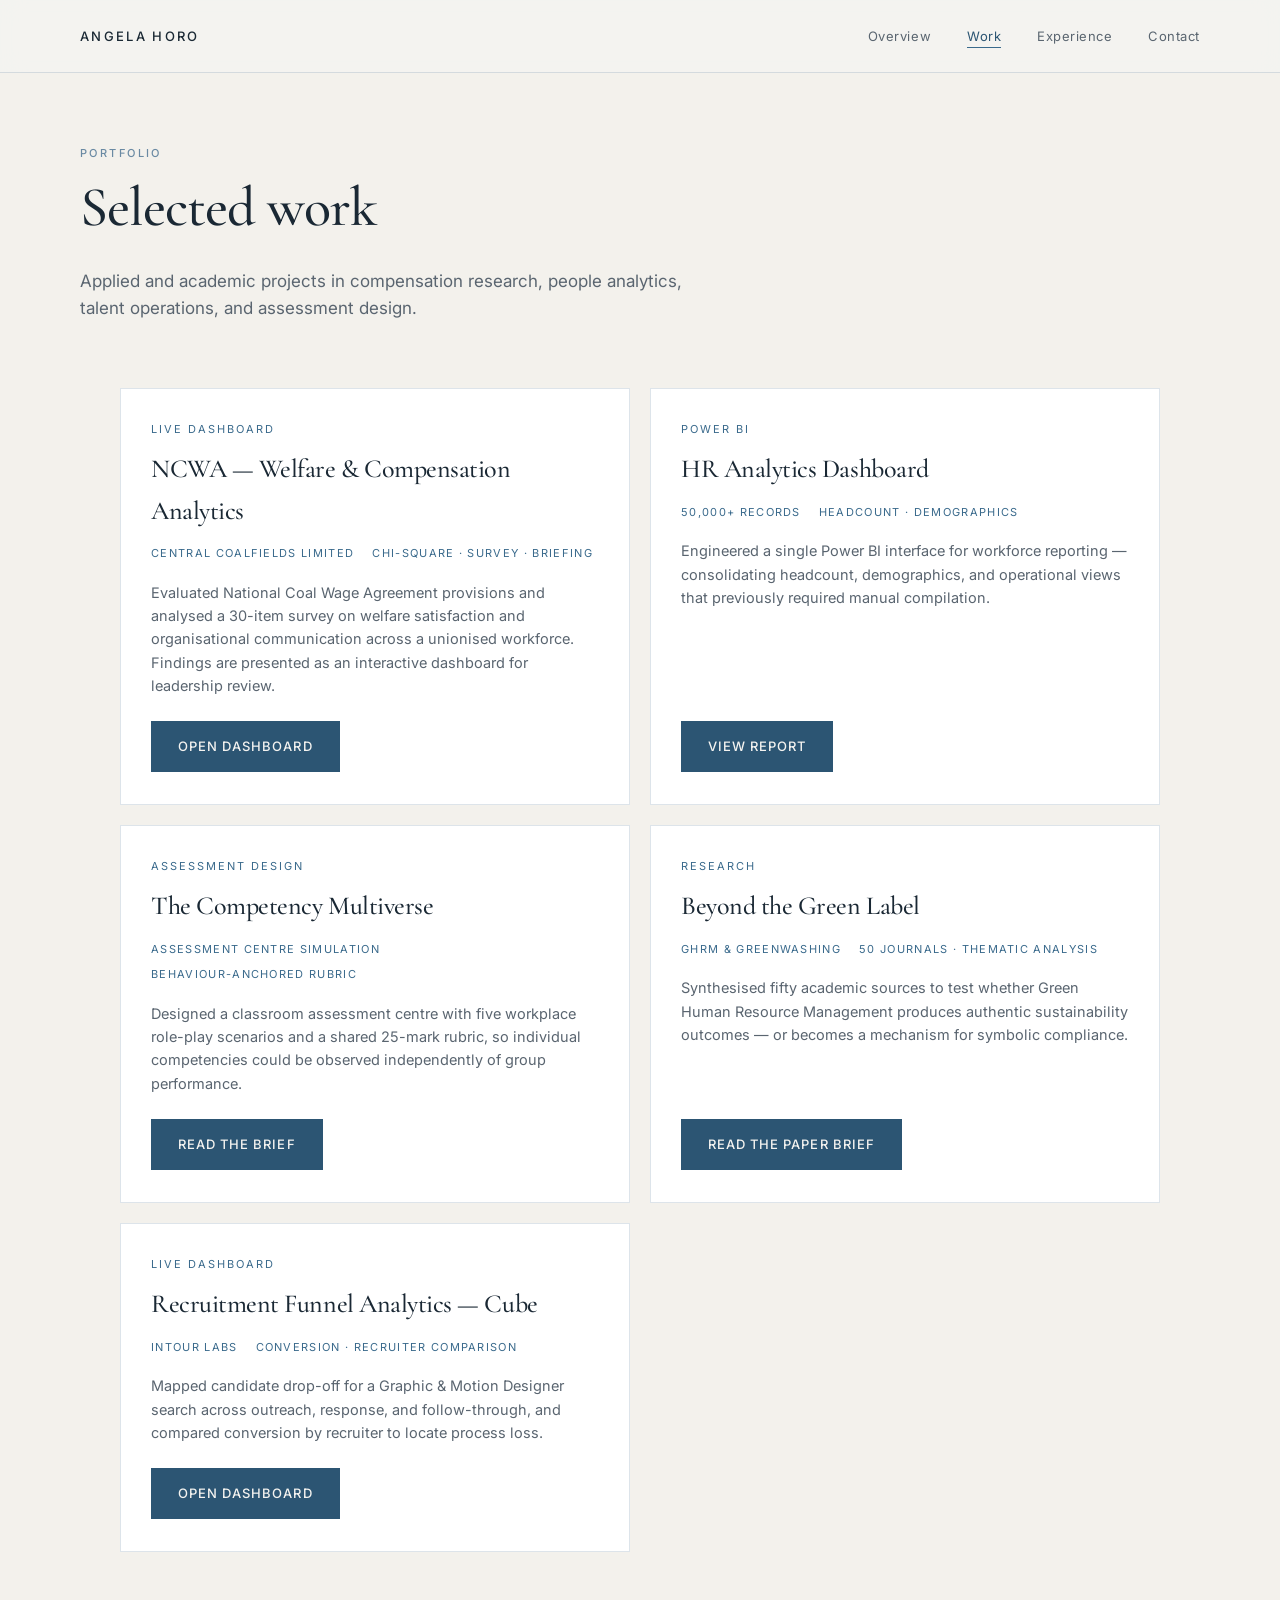
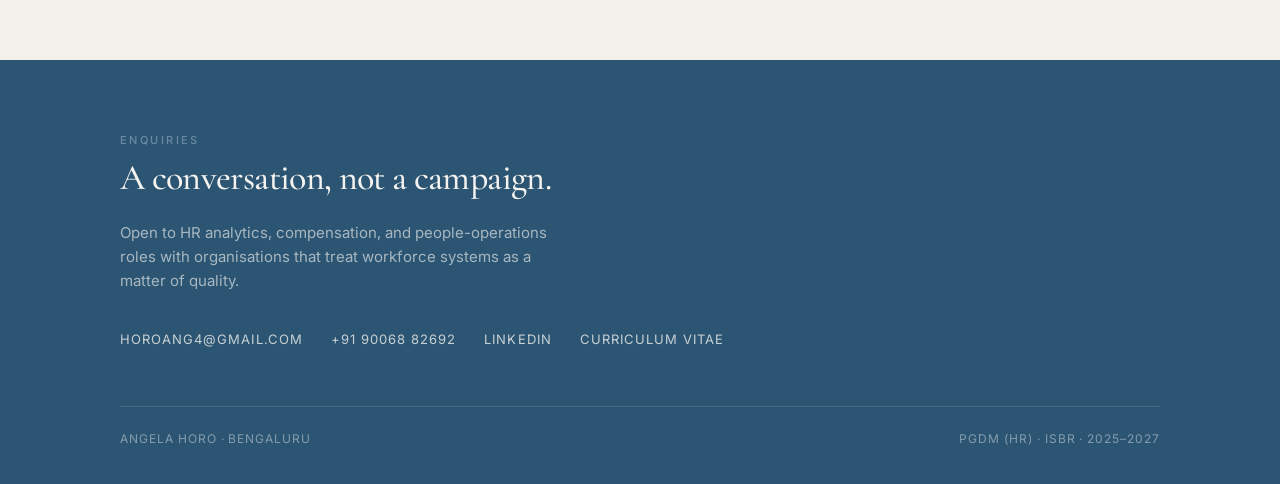
<file: projects.html>
<!DOCTYPE html>
<html lang="en">
<head>
<meta charset="UTF-8">
<meta name="viewport" content="width=device-width, initial-scale=1.0">
<title>Work — Angela Horo</title>
<meta name="description" content="Selected projects by Angela Horo: compensation analytics, workforce dashboards, assessment design, and Green HRM research.">
<link rel="stylesheet" href="style.css">
<link rel="icon" href="data:image/svg+xml,%3Csvg xmlns='http://www.w3.org/2000/svg' viewBox='0 0 64 64'%3E%3Crect width='64' height='64' fill='%232C5573'/%3E%3Ctext x='32' y='41' font-family='Georgia,serif' font-size='22' fill='%23F4F3F0' text-anchor='middle'%3EAH%3C/text%3E%3C/svg%3E">
</head>
<body>
<a class="skip" href="#main">Skip to content</a>

<header class="site-header">
  <div class="wrap topnav">
    <a class="mark" href="index.html">Angela Horo</a>
    <button class="nav-toggle" id="navToggle" aria-expanded="false" aria-controls="primaryNav" aria-label="Open menu">
      <span></span><span></span><span></span>
    </button>
    <nav id="primaryNav">
      <a href="index.html">Overview</a>
      <a href="projects.html" class="active">Work</a>
      <a href="index.html#experience">Experience</a>
      <a href="index.html#contact">Contact</a>
    </nav>
  </div>
</header>

<main id="main">
<section class="wrap proj-head">
  <div class="label">Portfolio</div>
  <h1>Selected work</h1>
  <p>Applied and academic projects in compensation research, people analytics, talent operations, and assessment design.</p>
</section>

<section class="wrap proj-grid">

  <article class="proj-card reveal">
    <span class="proj-tag">Live dashboard</span>
    <h3>NCWA — Welfare &amp; Compensation Analytics</h3>
    <ul class="proj-meta">
      <li>Central Coalfields Limited</li>
      <li>Chi-square · Survey · Briefing</li>
    </ul>
    <p>Evaluated National Coal Wage Agreement provisions and analysed a 30-item survey on welfare satisfaction and organisational communication across a unionised workforce. Findings are presented as an interactive dashboard for leadership review.</p>
    <a class="btn btn-primary" href="https://ahoro8188-a11y.github.io/ncwa/" target="_blank" rel="noopener">Open dashboard</a>
  </article>

  <article class="proj-card reveal">
    <span class="proj-tag">Power BI</span>
    <h3>HR Analytics Dashboard</h3>
    <ul class="proj-meta">
      <li>50,000+ records</li>
      <li>Headcount · Demographics</li>
    </ul>
    <p>Engineered a single Power BI interface for workforce reporting — consolidating headcount, demographics, and operational views that previously required manual compilation.</p>
    <a class="btn btn-primary" href="HR%20Dashbboard%20%28employee%20information%29.pdf" target="_blank">View report</a>
  </article>

  <article class="proj-card reveal">
    <span class="proj-tag">Assessment design</span>
    <h3>The Competency Multiverse</h3>
    <ul class="proj-meta">
      <li>Assessment centre simulation</li>
      <li>Behaviour-anchored rubric</li>
    </ul>
    <p>Designed a classroom assessment centre with five workplace role-play scenarios and a shared 25-mark rubric, so individual competencies could be observed independently of group performance.</p>
    <a class="btn btn-primary" href="competency-multiverse.html">Read the brief</a>
  </article>

  <article class="proj-card reveal">
    <span class="proj-tag">Research</span>
    <h3>Beyond the Green Label</h3>
    <ul class="proj-meta">
      <li>GHRM &amp; greenwashing</li>
      <li>50 journals · Thematic analysis</li>
    </ul>
    <p>Synthesised fifty academic sources to test whether Green Human Resource Management produces authentic sustainability outcomes — or becomes a mechanism for symbolic compliance.</p>
    <a class="btn btn-primary" href="ghrm.html">Read the paper brief</a>
  </article>

  <article class="proj-card reveal">
    <span class="proj-tag">Live dashboard</span>
    <h3>Recruitment Funnel Analytics — Cube</h3>
    <ul class="proj-meta">
      <li>Intour Labs</li>
      <li>Conversion · Recruiter comparison</li>
    </ul>
    <p>Mapped candidate drop-off for a Graphic &amp; Motion Designer search across outreach, response, and follow-through, and compared conversion by recruiter to locate process loss.</p>
    <a class="btn btn-primary" href="https://ahoro8188-a11y.github.io/cube-dashboard/" target="_blank" rel="noopener">Open dashboard</a>
  </article>

</section>
</main>

<footer id="contact">
  <div class="wrap">
    <div class="label">Enquiries</div>
    <h2>A conversation, not a campaign.</h2>
    <p class="footer-lead">Open to HR analytics, compensation, and people-operations roles with organisations that treat workforce systems as a matter of quality.</p>
    <div class="footer-links">
      <a href="mailto:horoang4@gmail.com">horoang4@gmail.com</a>
      <a href="tel:+919006882692">+91 90068 82692</a>
      <a href="https://www.linkedin.com/in/angela-horo-030857283" target="_blank" rel="noopener">LinkedIn</a>
      <a href="Angela_Horo_Resume.pdf" download>Curriculum vitae</a>
    </div>
    <div class="footer-bottom">
      <span>Angela Horo · Bengaluru</span>
      <span>PGDM (HR) · ISBR · 2025–2027</span>
    </div>
  </div>
</footer>

<script src="script.js"></script>
</body>
</html>
</file>
<file: style.css>
@import url('https://fonts.googleapis.com/css2?family=Cormorant+Garamond:ital,wght@0,500;0,600;0,700;1,500;1,600&family=Inter:wght@400;500;600&display=swap');

:root{
  --bg:#F3F1EC;
  --paper:#FFFFFF;
  --ink:#1A2834;
  --muted:#5A6570;
  --line:rgba(47,90,122,.16);
  --line-strong:rgba(47,90,122,.28);
  --silver:#8E8A82;
  --blue:#3A6A8C;
  --blue-deep:#2C5573;
  --blue-soft:#6A8AA3;
  --blue-wash:#E6EEF3;
  --cream:#F4F3F0;
  --wrap:1120px;
  --header-h:72px;
}

*{box-sizing:border-box;}
html{scroll-behavior:smooth;}
body{
  margin:0;
  background:var(--bg);
  color:var(--ink);
  font-family:'Inter',system-ui,sans-serif;
  font-size:16px;
  line-height:1.6;
  -webkit-font-smoothing:antialiased;
  text-rendering:optimizeLegibility;
}

h1,h2,h3{
  font-family:'Cormorant Garamond',Georgia,serif;
  font-weight:600;
  color:var(--ink);
  margin:0;
  letter-spacing:-.018em;
}

a{color:var(--blue-deep);}
a:focus-visible, button:focus-visible{
  outline:1px solid var(--blue);
  outline-offset:3px;
}

img{max-width:100%;display:block;}
.wrap{max-width:var(--wrap);margin:0 auto;padding:0 40px;}
.skip{
  position:absolute;left:-999px;top:8px;
  background:var(--ink);color:#fff;padding:8px 14px;z-index:500;
}
.skip:focus{left:12px;}

.label{
  font-size:11px;letter-spacing:.22em;text-transform:uppercase;
  color:var(--blue-soft);font-weight:500;
}

/* ---------- Header ---------- */
.site-header{
  position:sticky;top:0;z-index:50;
  background:rgba(244,243,240,.92);
  backdrop-filter:saturate(140%) blur(12px);
  border-bottom:1px solid var(--line);
}
.topnav{
  display:flex;justify-content:space-between;align-items:center;
  min-height:var(--header-h);
  padding:0;
}
.topnav .mark{
  font-family:'Inter',sans-serif;
  font-weight:500;font-size:13px;letter-spacing:.18em;text-transform:uppercase;
  color:var(--ink);text-decoration:none;
  transition:letter-spacing .35s ease;
}
.topnav .mark:hover{letter-spacing:.26em;}
.topnav nav a{
  font-size:13px;color:var(--muted);text-decoration:none;margin-left:32px;
  letter-spacing:.04em;
  border-bottom:1px solid transparent;
  padding-bottom:3px;
  transition:color .2s ease, border-color .2s ease;
}
.topnav nav a:hover, .topnav nav a.active{color:var(--blue-deep);border-color:var(--blue);}

.nav-toggle{
  display:none;
  flex-direction:column;justify-content:center;gap:5px;
  width:34px;height:34px;padding:0;background:none;border:none;cursor:pointer;
}
.nav-toggle span{
  display:block;height:1px;width:100%;background:var(--ink);
  transition:transform .2s ease, opacity .2s ease;
}
.nav-toggle[aria-expanded="true"] span:nth-child(1){transform:translateY(6px) rotate(45deg);}
.nav-toggle[aria-expanded="true"] span:nth-child(2){opacity:0;}
.nav-toggle[aria-expanded="true"] span:nth-child(3){transform:translateY(-6px) rotate(-45deg);}

/* ---------- Buttons ---------- */
.btn{
  display:inline-flex;align-items:center;gap:10px;
  font-family:'Inter',sans-serif;font-weight:500;font-size:13px;
  letter-spacing:.08em;text-transform:uppercase;
  padding:14px 26px;border-radius:0;text-decoration:none;
  border:1px solid transparent;cursor:pointer;
  transition:background-color .25s ease, color .25s ease, border-color .25s ease,
             transform .25s ease, box-shadow .25s ease, letter-spacing .25s ease;
}
.btn-primary{background:var(--blue-deep);color:var(--cream);}
.btn-primary:hover{background:var(--blue);transform:translateY(-2px);box-shadow:0 10px 24px -12px rgba(44,85,115,.55);}
.btn-ghost{background:transparent;color:var(--blue-deep);border-color:var(--blue-deep);}
.btn-ghost:hover{background:var(--blue-deep);color:var(--cream);transform:translateY(-2px);}
.btn-row{display:flex;gap:12px;flex-wrap:wrap;margin-top:40px;}

/* ---------- Hero ---------- */
.hero{
  display:grid;grid-template-columns:1.15fr .85fr;gap:72px;
  align-items:center;
  padding:72px 0 80px;
}
.hero h1{
  font-size:clamp(40px, 5.4vw, 68px);
  line-height:1.02;
  font-weight:500;
}
.hero .subhead{
  margin-top:24px;max-width:46ch;font-size:17px;color:var(--muted);line-height:1.65;
}
.hero .role{
  font-size:11px;letter-spacing:.22em;text-transform:uppercase;
  color:var(--blue);margin-bottom:22px;
}
.hero-photo{position:relative;}
.hero-photo .photo-frame{
  overflow:hidden;
  border:1px solid var(--line-strong);
}
.hero-photo img{
  width:100%;height:520px;object-fit:cover;object-position:top center;
  transition:transform 1.1s ease;
}
.hero-photo:hover img{transform:scale(1.045);}
.hero-photo .tag{
  margin-top:14px;
  font-size:11px;letter-spacing:.18em;text-transform:uppercase;color:var(--blue);
}

/* ---------- Spec strip ---------- */
.specs{
  border-top:1px solid var(--line);
  border-bottom:1px solid var(--line);
  background:var(--paper);
}
.specs-grid{
  display:grid;grid-template-columns:repeat(4,1fr);
}
.spec{
  padding:28px 28px 28px 0;
  border-right:1px solid var(--line);
}
.specs-grid .spec:last-child{border-right:none;padding-right:0;}
.spec .val{
  font-family:'Cormorant Garamond',serif;font-size:32px;font-weight:600;line-height:1;
  color:var(--blue-deep);
}
.spec .lbl{
  margin-top:10px;font-size:12px;color:var(--muted);max-width:22ch;line-height:1.45;
}

/* ---------- Intro ---------- */
.intro{
  display:grid;grid-template-columns:.85fr 1.15fr;gap:72px;
  padding:104px 0;align-items:center;
}
.intro-frame{
  overflow:hidden;border:1px solid var(--line-strong);
}
.intro-frame img{
  height:480px;width:100%;object-fit:cover;object-position:center 20%;
  transition:transform 1.1s ease;
}
.intro-frame:hover img{transform:scale(1.045);}
.intro h2{font-size:36px;line-height:1.15;margin:12px 0 22px;font-weight:500;}
.intro p{font-size:16.5px;color:var(--muted);max-width:54ch;margin:0;}
.intro p + p{margin-top:16px;}

/* ---------- Capabilities ---------- */
.bring{padding:24px 0 104px;}
.sec-head{margin-bottom:40px;}
.sec-head h2{font-size:36px;font-weight:500;}
.sec-kicker{margin-bottom:10px;}
.bring-grid{display:grid;grid-template-columns:repeat(3,1fr);gap:20px;}
.bring-card{
  background:var(--blue-wash);
  border:1px solid var(--line);
  padding:32px 28px 36px;
  transition:transform .3s ease, border-color .3s ease, box-shadow .3s ease;
}
.bring-card:hover{
  transform:translateY(-4px);
  border-color:var(--line-strong);
  box-shadow:0 18px 40px -24px rgba(17,17,17,.35);
}
.bring-card .num{
  font-size:11px;letter-spacing:.2em;color:var(--blue);margin-bottom:28px;
}
.bring-card h3{font-size:24px;font-weight:500;margin-bottom:12px;}
.bring-card p{font-size:14.5px;color:var(--muted);margin:0;}

/* ---------- Quote ---------- */
.quote-band{
  background:var(--blue-deep);padding:88px 0;margin:0;
}
.quote-band .wrap{max-width:820px;}
.quote-band .quote-mark{
  display:block;font-family:'Cormorant Garamond',serif;
  font-size:56px;line-height:.6;color:rgba(230,238,243,.4);margin-bottom:18px;
}
.quote-band blockquote{
  margin:0;font-family:'Cormorant Garamond',serif;font-style:italic;font-weight:500;
  font-size:clamp(26px, 3.4vw, 38px);line-height:1.35;color:#F4F3F0;
}

/* ---------- Featured ---------- */
.featured{padding:96px 0;}
.featured-head{
  display:flex;justify-content:space-between;align-items:flex-end;flex-wrap:wrap;gap:16px;
}
.featured-grid{
  display:grid;grid-template-columns:repeat(3,1fr);gap:20px;margin-top:40px;
}
.featured-card{
  background:var(--paper);border:1px solid var(--line);
  padding:28px 26px 30px;text-decoration:none;display:flex;flex-direction:column;
  transition:border-color .3s ease, background-color .3s ease, transform .3s ease, box-shadow .3s ease;
}
.featured-card:hover{
  border-color:var(--blue);background:#fff;
  transform:translateY(-5px);
  box-shadow:0 22px 44px -26px rgba(44,85,115,.35);
}
.featured-card:hover .featured-link{letter-spacing:.22em;}
.featured-card h3{font-size:24px;margin:14px 0 12px;font-weight:500;color:var(--ink);}
.featured-card p{font-size:14.5px;color:var(--muted);margin:0 0 28px;flex-grow:1;}
.featured-card .featured-link{
  font-size:11px;letter-spacing:.16em;text-transform:uppercase;color:var(--blue-deep);font-weight:500;
  transition:letter-spacing .3s ease;
}
.proj-tag{
  font-size:11px;letter-spacing:.18em;text-transform:uppercase;color:var(--blue);
}

/* ---------- Experience / Education ---------- */
.exp{padding:24px 0 48px;}
.edu{padding:0 0 96px;}
.exp-item, .edu-item{
  display:flex;justify-content:space-between;gap:28px;
  padding:26px 0;border-top:1px solid var(--line);
  transition:padding-left .3s ease;
}
.exp-item:hover, .edu-item:hover{padding-left:8px;}
.exp-item:last-of-type, .edu-item:last-of-type{border-bottom:1px solid var(--line);}
.exp-role, .edu-role{font-weight:500;color:var(--ink);font-size:16.5px;letter-spacing:.01em;}
.exp-org, .edu-org{color:var(--muted);font-weight:400;}
.exp-desc, .edu-desc{margin-top:8px;color:var(--muted);font-size:14.5px;max-width:68ch;}
.exp-date{
  font-size:12px;letter-spacing:.08em;text-transform:uppercase;color:var(--blue);
  white-space:nowrap;padding-top:4px;
}

/* ---------- Certifications / Skills ---------- */
.certs{padding:8px 0 72px;}
.cert-row{display:grid;grid-template-columns:repeat(4,1fr);gap:16px;}
.cert-card{
  border:1px solid var(--line);padding:22px 20px;background:var(--paper);
  transition:transform .3s ease, border-color .3s ease, box-shadow .3s ease;
}
.cert-card:hover{
  transform:translateY(-3px);
  border-color:var(--line-strong);
  box-shadow:0 14px 28px -20px rgba(17,17,17,.3);
}
.cert-card .cert-name{font-weight:500;color:var(--ink);font-size:15px;}
.cert-card .cert-issuer{
  font-size:11px;letter-spacing:.16em;text-transform:uppercase;color:var(--blue);
  margin-bottom:10px;display:block;
}

.skills{padding:8px 0 104px;}
.skill-list{margin-bottom:28px;}
.skill-list:last-child{margin-bottom:0;}
.skill-list-label{
  font-size:11px;letter-spacing:.2em;text-transform:uppercase;color:var(--blue);
  margin-bottom:8px;
}
.skill-line{font-size:16px;color:var(--muted);margin:0;max-width:74ch;line-height:1.75;}

/* ---------- Projects page ---------- */
.proj-head{padding:72px 0 48px;}
.proj-head h1{font-size:clamp(36px, 5vw, 56px);font-weight:500;}
.proj-head p{color:var(--muted);max-width:56ch;margin-top:16px;font-size:17px;}
.proj-head a{font-size:12px;letter-spacing:.14em;text-transform:uppercase;color:var(--muted);text-decoration:none;}
.proj-head a:hover{color:var(--ink);}
.proj-grid{
  display:grid;grid-template-columns:1fr 1fr;gap:20px;
  padding-bottom:108px;
}
.proj-card{
  background:var(--paper);border:1px solid var(--line);
  padding:32px 30px;display:flex;flex-direction:column;
  transition:transform .3s ease, border-color .3s ease, box-shadow .3s ease;
}
.proj-card:hover{
  transform:translateY(-4px);
  border-color:var(--blue);
  box-shadow:0 22px 44px -26px rgba(44,85,115,.3);
}
.proj-card h3{font-size:26px;margin:10px 0 14px;font-weight:500;}
.proj-card p{color:var(--muted);font-size:14.5px;margin:0 0 24px;flex-grow:1;}
.proj-card .btn{align-self:flex-start;}
.proj-meta{
  display:flex;flex-wrap:wrap;gap:8px 18px;
  margin:0 0 18px;padding:0;list-style:none;
}
.proj-meta li{
  font-size:11px;letter-spacing:.12em;text-transform:uppercase;color:var(--blue);
}

/* ---------- Detail pages ---------- */
.detail-page{padding-bottom:88px;max-width:720px;}
.detail-page h2{font-size:26px;margin:48px 0 14px;font-weight:500;}
.detail-page h2:first-child{margin-top:0;}
.detail-page p{font-size:16px;color:var(--muted);margin:0 0 16px;}
.detail-page ul{margin:0 0 16px;padding-left:18px;}
.detail-page li{font-size:16px;color:var(--muted);margin-bottom:8px;}
.detail-page li strong{color:var(--ink);font-weight:500;}

.scorecard{
  background:var(--paper);border:1px solid var(--line);
  padding:22px 26px;margin:8px 0 32px;max-width:420px;
}
.scorecard-title{
  font-size:11px;letter-spacing:.18em;text-transform:uppercase;color:var(--blue);
  margin-bottom:14px;
}
.score-row{
  display:flex;justify-content:space-between;font-size:14.5px;
  padding:9px 0;border-top:1px solid var(--line);color:var(--muted);
}
.score-row:first-of-type{border-top:none;}
.score-total{
  font-weight:500;color:var(--ink);border-top:1px solid var(--ink);margin-top:4px;
}

/* ---------- Footer ---------- */
footer{background:var(--blue-deep);color:var(--cream);padding:72px 0 36px;margin-top:0;}
footer h2{color:var(--cream);font-size:36px;font-weight:500;}
.footer-lead{color:rgba(244,243,240,.62);max-width:48ch;margin:14px 0 0;font-size:15px;}
.footer-links{
  display:flex;gap:0;margin-top:36px;flex-wrap:wrap;
}
.footer-links a{
  color:rgba(244,243,240,.78);font-size:13px;letter-spacing:.08em;text-transform:uppercase;
  text-decoration:none;margin-right:28px;
  transition:color .25s ease, letter-spacing .25s ease;
}
.footer-links a:hover{color:#fff;letter-spacing:.14em;}
.footer-bottom{
  margin-top:56px;padding-top:22px;border-top:1px solid rgba(255,255,255,.12);
  font-size:12px;letter-spacing:.08em;text-transform:uppercase;color:rgba(255,255,255,.42);
  display:flex;justify-content:space-between;flex-wrap:wrap;gap:8px;
}

/* ---------- Splash ---------- */
body.await-intro{overflow:hidden;}
.splash{
  position:fixed;inset:0;z-index:400;
  background:var(--blue-wash);
  display:flex;align-items:center;justify-content:center;
  transition:opacity .7s ease, visibility .7s ease;
  animation:splash-autohide .7s ease 2.45s forwards;
}
@keyframes splash-autohide{
  to{opacity:0;visibility:hidden;}
}
.splash-inner{
  display:flex;flex-direction:column;align-items:center;gap:22px;
}
.splash-mark{
  font-family:'Cormorant Garamond',Georgia,serif;
  font-weight:500;
  font-size:clamp(64px, 14vw, 120px);
  letter-spacing:.28em;
  color:var(--blue-deep);
  padding-left:.28em;
  animation:splash-mark .9s ease both;
}
.splash-rule{
  display:block;height:1px;width:0;background:var(--blue);
  animation:splash-rule .7s ease .45s forwards;
}
.splash.hide{
  opacity:0;visibility:hidden;pointer-events:none;
}
@keyframes splash-mark{
  from{opacity:0;transform:translateY(12px);letter-spacing:.42em;}
  to{opacity:1;transform:translateY(0);letter-spacing:.28em;}
}
@keyframes splash-rule{
  from{width:0;opacity:0;}
  to{width:72px;opacity:1;}
}

/* ---------- Motion ---------- */
.reveal.pre-reveal{opacity:0;transform:translateY(18px);}
.reveal{transition:opacity .8s ease, transform .8s ease;}
.hero > div:first-child > *{
  opacity:0;transform:translateY(10px);
  animation:hero-in .7s ease forwards;
}
.hero .role{animation-delay:.06s;}
.hero h1{animation-delay:.14s;}
.hero .subhead{animation-delay:.24s;}
.hero .btn-row{animation-delay:.34s;}
.hero-photo{opacity:0;animation:hero-in .8s ease forwards;animation-delay:.2s;}
body.await-intro .hero > div:first-child > *,
body.await-intro .hero-photo{
  animation:none;
  opacity:0;
}
body.intro-done .hero > div:first-child > *{
  animation:hero-in .7s ease forwards;
}
body.intro-done .hero .role{animation-delay:.08s;}
body.intro-done .hero h1{animation-delay:.16s;}
body.intro-done .hero .subhead{animation-delay:.26s;}
body.intro-done .hero .btn-row{animation-delay:.36s;}
body.intro-done .hero-photo{animation:hero-in .8s ease forwards;animation-delay:.2s;}
@keyframes hero-in{to{opacity:1;transform:translateY(0);}}

.spec{transition:opacity .3s ease;}
.specs-grid:hover .spec{opacity:.55;}
.specs-grid .spec:hover{opacity:1;}

@media (prefers-reduced-motion: reduce){
  .splash, .splash-mark, .splash-rule{animation:none;}
  .splash{opacity:0;visibility:hidden;pointer-events:none;}
  .hero > div:first-child > *, .hero-photo,
  body.await-intro .hero > div:first-child > *,
  body.await-intro .hero-photo,
  body.intro-done .hero > div:first-child > *,
  body.intro-done .hero-photo{animation:none;opacity:1;transform:none;}
  .reveal.pre-reveal{opacity:1;transform:none;}
  .hero-photo:hover img, .intro-frame:hover img{transform:none;}
  .btn:hover, .bring-card:hover, .featured-card:hover, .proj-card:hover, .cert-card:hover{
    transform:none;box-shadow:none;
  }
  .exp-item:hover, .edu-item:hover{padding-left:0;}
  a, .btn, .bring-card, .featured-card, .proj-card, .cert-card{transition:none;}
}

/* ---------- Responsive ---------- */
@media (max-width: 980px){
  .hero, .intro{grid-template-columns:1fr;gap:36px;}
  .hero-photo img{height:420px;}
  .intro-frame img{height:360px;}
  .bring-grid, .featured-grid, .cert-row, .proj-grid, .specs-grid{grid-template-columns:1fr 1fr;}
  .spec{padding:22px 18px 22px 0;}
}
@media (max-width: 860px){
  .wrap{padding:0 22px;}
  .hero{padding:48px 0 56px;}
  .hero h1{font-size:38px;}
  .bring-grid, .featured-grid, .cert-row, .proj-grid, .specs-grid{grid-template-columns:1fr;}
  .specs-grid .spec, .spec{border-right:none;border-bottom:1px solid var(--line);padding:22px 0;}
  .specs-grid .spec:last-child{border-bottom:none;}
  .exp-item, .edu-item{flex-direction:column;gap:6px;}
  .intro, .bring, .featured, .skills{padding-top:64px;padding-bottom:64px;}

  .nav-toggle{display:flex;}
  .topnav nav{
    display:none;
    position:absolute;left:0;right:0;top:100%;
    background:var(--bg);border-top:1px solid var(--line);
    flex-direction:column;padding:8px 22px 18px;
  }
  .topnav nav.open{display:flex;}
  .topnav nav a{margin-left:0;padding:14px 0;border-bottom:1px solid var(--line);}
  .site-header{position:sticky;}
  .topnav{position:relative;}
}
</file>
